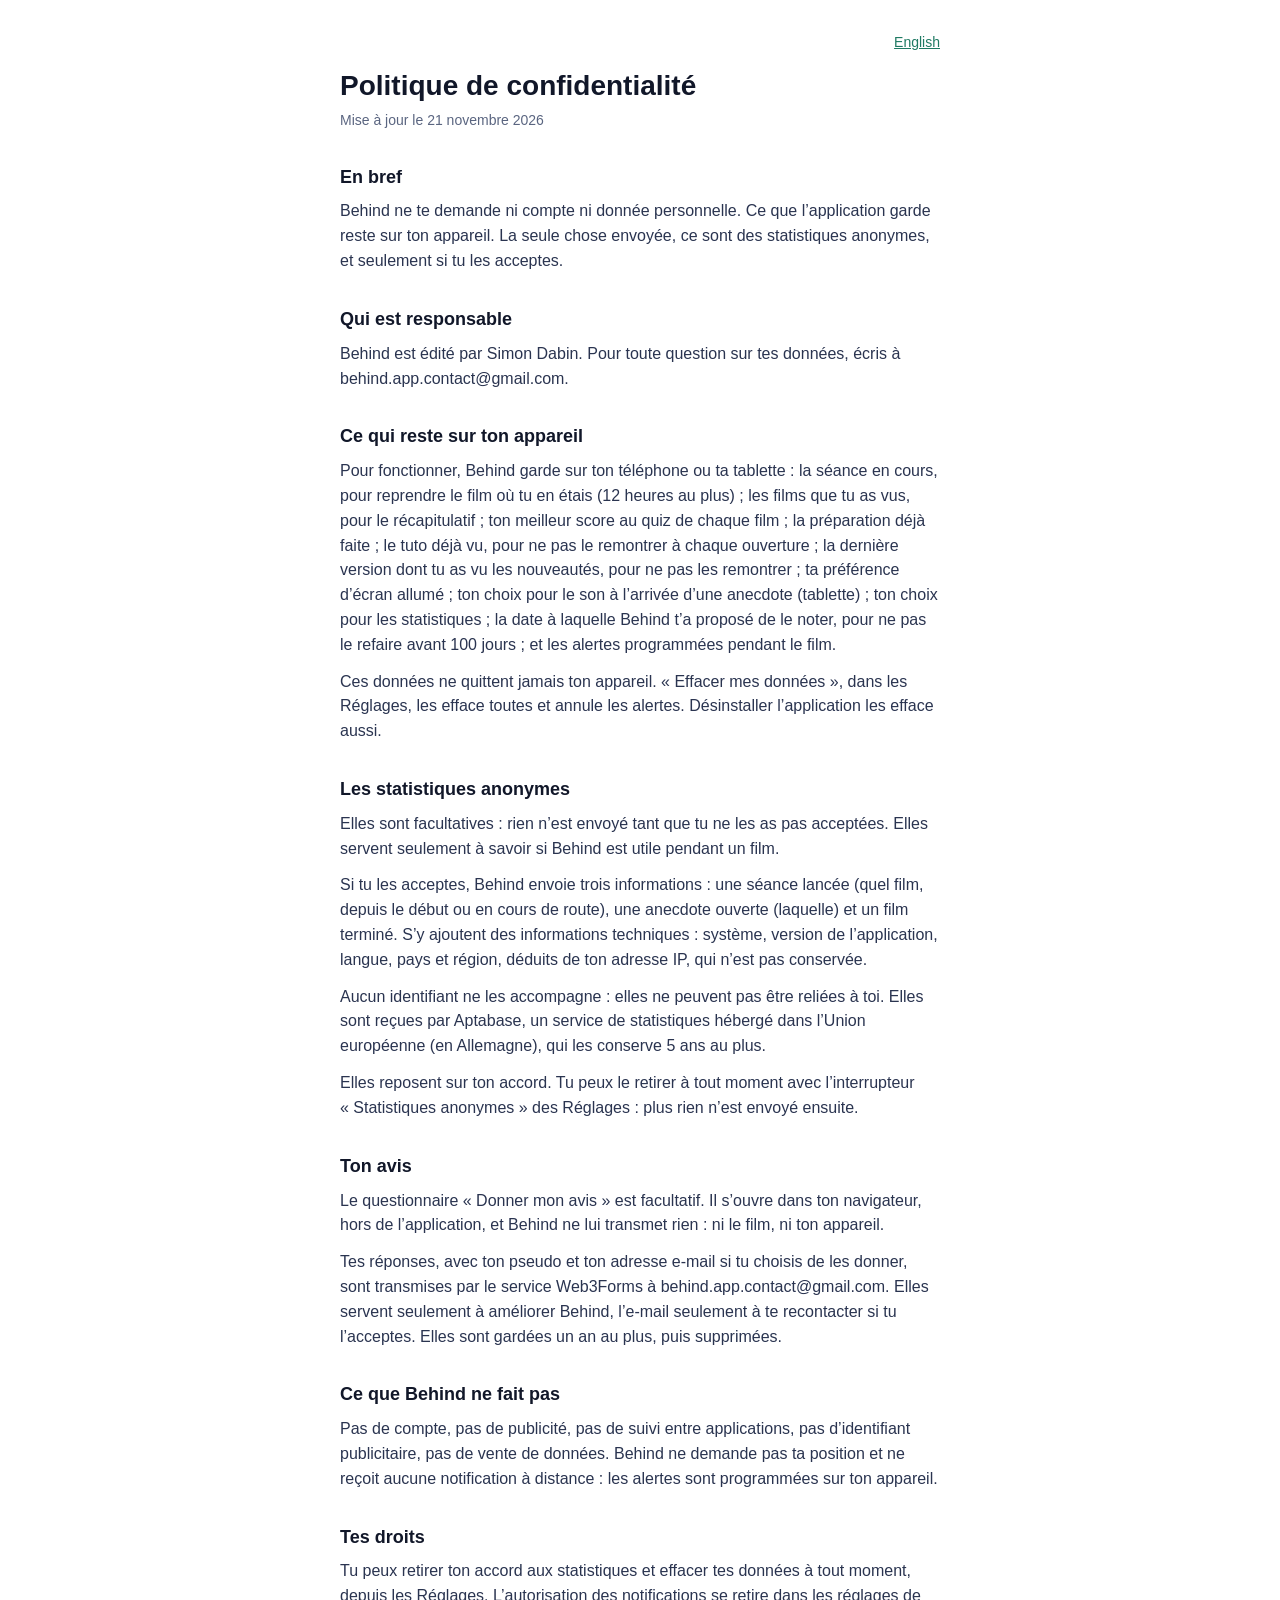
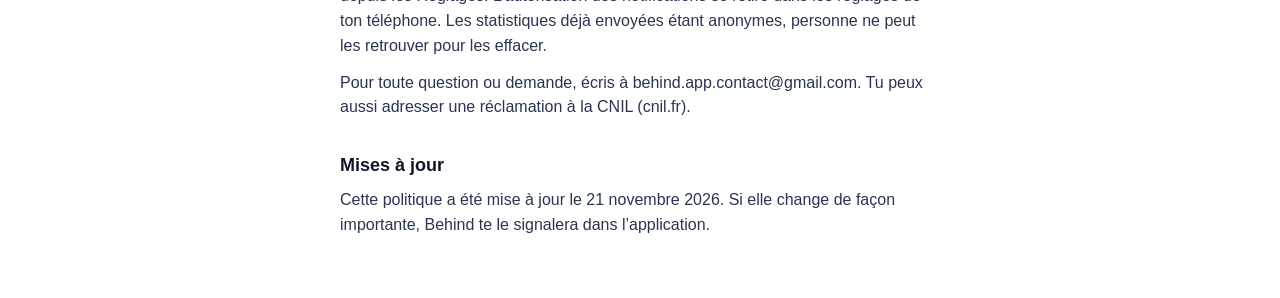
<file: index.html>
<!doctype html>
<html lang="fr">
<head>
<meta charset="utf-8">
<meta name="viewport" content="width=device-width, initial-scale=1">
<meta name="robots" content="noindex">
<title>Behind · Politique de confidentialité</title>
<style>
:root { color-scheme: light dark; --fond: #FFFFFF; --texte: #111729; --doux: #2A3450; --discret: #5A6580; --accent: #1F7A63; }
@media (prefers-color-scheme: dark) { :root { --fond: #070A16; --texte: #E6EAF2; --doux: #C9D0DE; --discret: #9EA8BE; --accent: #7FD8BE; } }
* { box-sizing: border-box; }
body { margin: 0; background: var(--fond); color: var(--doux); font: 16px/1.55 -apple-system, BlinkMacSystemFont, "Segoe UI", Roboto, sans-serif; }
main { max-width: 640px; margin: 0 auto; padding: 32px 20px 48px; }
nav { text-align: right; font-size: 14px; }
a { color: var(--accent); }
h1 { color: var(--texte); font-size: 28px; line-height: 1.15; margin: 16px 0 8px; }
h2 { color: var(--texte); font-size: 18px; margin: 32px 0 8px; }
p { margin: 0 0 12px; }
.date { color: var(--discret); font-size: 14px; }
</style>
</head>
<body>
<main>
<nav><a href="en/" hreflang="en">English</a></nav>
<h1>Politique de confidentialité</h1>
<p class="date">Mise à jour le 21 novembre 2026</p>
<h2>En bref</h2>
<p>Behind ne te demande ni compte ni donnée personnelle. Ce que l’application garde reste sur ton appareil. La seule chose envoyée, ce sont des statistiques anonymes, et seulement si tu les acceptes.</p>
<h2>Qui est responsable</h2>
<p>Behind est édité par Simon Dabin. Pour toute question sur tes données, écris à behind.app.contact@gmail.com.</p>
<h2>Ce qui reste sur ton appareil</h2>
<p>Pour fonctionner, Behind garde sur ton téléphone ou ta tablette : la séance en cours, pour reprendre le film où tu en étais (12 heures au plus) ; les films que tu as vus, pour le récapitulatif ; ton meilleur score au quiz de chaque film ; la préparation déjà faite ; le tuto déjà vu, pour ne pas le remontrer à chaque ouverture ; la dernière version dont tu as vu les nouveautés, pour ne pas les remontrer ; ta préférence d’écran allumé ; ton choix pour le son à l’arrivée d’une anecdote (tablette) ; ton choix pour les statistiques ; la date à laquelle Behind t’a proposé de le noter, pour ne pas le refaire avant 100 jours ; et les alertes programmées pendant le film.</p>
<p>Ces données ne quittent jamais ton appareil. « Effacer mes données », dans les Réglages, les efface toutes et annule les alertes. Désinstaller l’application les efface aussi.</p>
<h2>Les statistiques anonymes</h2>
<p>Elles sont facultatives : rien n’est envoyé tant que tu ne les as pas acceptées. Elles servent seulement à savoir si Behind est utile pendant un film.</p>
<p>Si tu les acceptes, Behind envoie trois informations : une séance lancée (quel film, depuis le début ou en cours de route), une anecdote ouverte (laquelle) et un film terminé. S’y ajoutent des informations techniques : système, version de l’application, langue, pays et région, déduits de ton adresse IP, qui n’est pas conservée.</p>
<p>Aucun identifiant ne les accompagne : elles ne peuvent pas être reliées à toi. Elles sont reçues par Aptabase, un service de statistiques hébergé dans l’Union européenne (en Allemagne), qui les conserve 5 ans au plus.</p>
<p>Elles reposent sur ton accord. Tu peux le retirer à tout moment avec l’interrupteur « Statistiques anonymes » des Réglages : plus rien n’est envoyé ensuite.</p>
<h2>Ton avis</h2>
<p>Le questionnaire « Donner mon avis » est facultatif. Il s’ouvre dans ton navigateur, hors de l’application, et Behind ne lui transmet rien : ni le film, ni ton appareil.</p>
<p>Tes réponses, avec ton pseudo et ton adresse e-mail si tu choisis de les donner, sont transmises par le service Web3Forms à behind.app.contact@gmail.com. Elles servent seulement à améliorer Behind, l’e-mail seulement à te recontacter si tu l’acceptes. Elles sont gardées un an au plus, puis supprimées.</p>
<h2>Ce que Behind ne fait pas</h2>
<p>Pas de compte, pas de publicité, pas de suivi entre applications, pas d’identifiant publicitaire, pas de vente de données. Behind ne demande pas ta position et ne reçoit aucune notification à distance : les alertes sont programmées sur ton appareil.</p>
<h2>Tes droits</h2>
<p>Tu peux retirer ton accord aux statistiques et effacer tes données à tout moment, depuis les Réglages. L’autorisation des notifications se retire dans les réglages de ton téléphone. Les statistiques déjà envoyées étant anonymes, personne ne peut les retrouver pour les effacer.</p>
<p>Pour toute question ou demande, écris à behind.app.contact@gmail.com. Tu peux aussi adresser une réclamation à la CNIL (cnil.fr).</p>
<h2>Mises à jour</h2>
<p>Cette politique a été mise à jour le 21 novembre 2026. Si elle change de façon importante, Behind te le signalera dans l’application.</p>
</main>
</body>
</html>
</file>
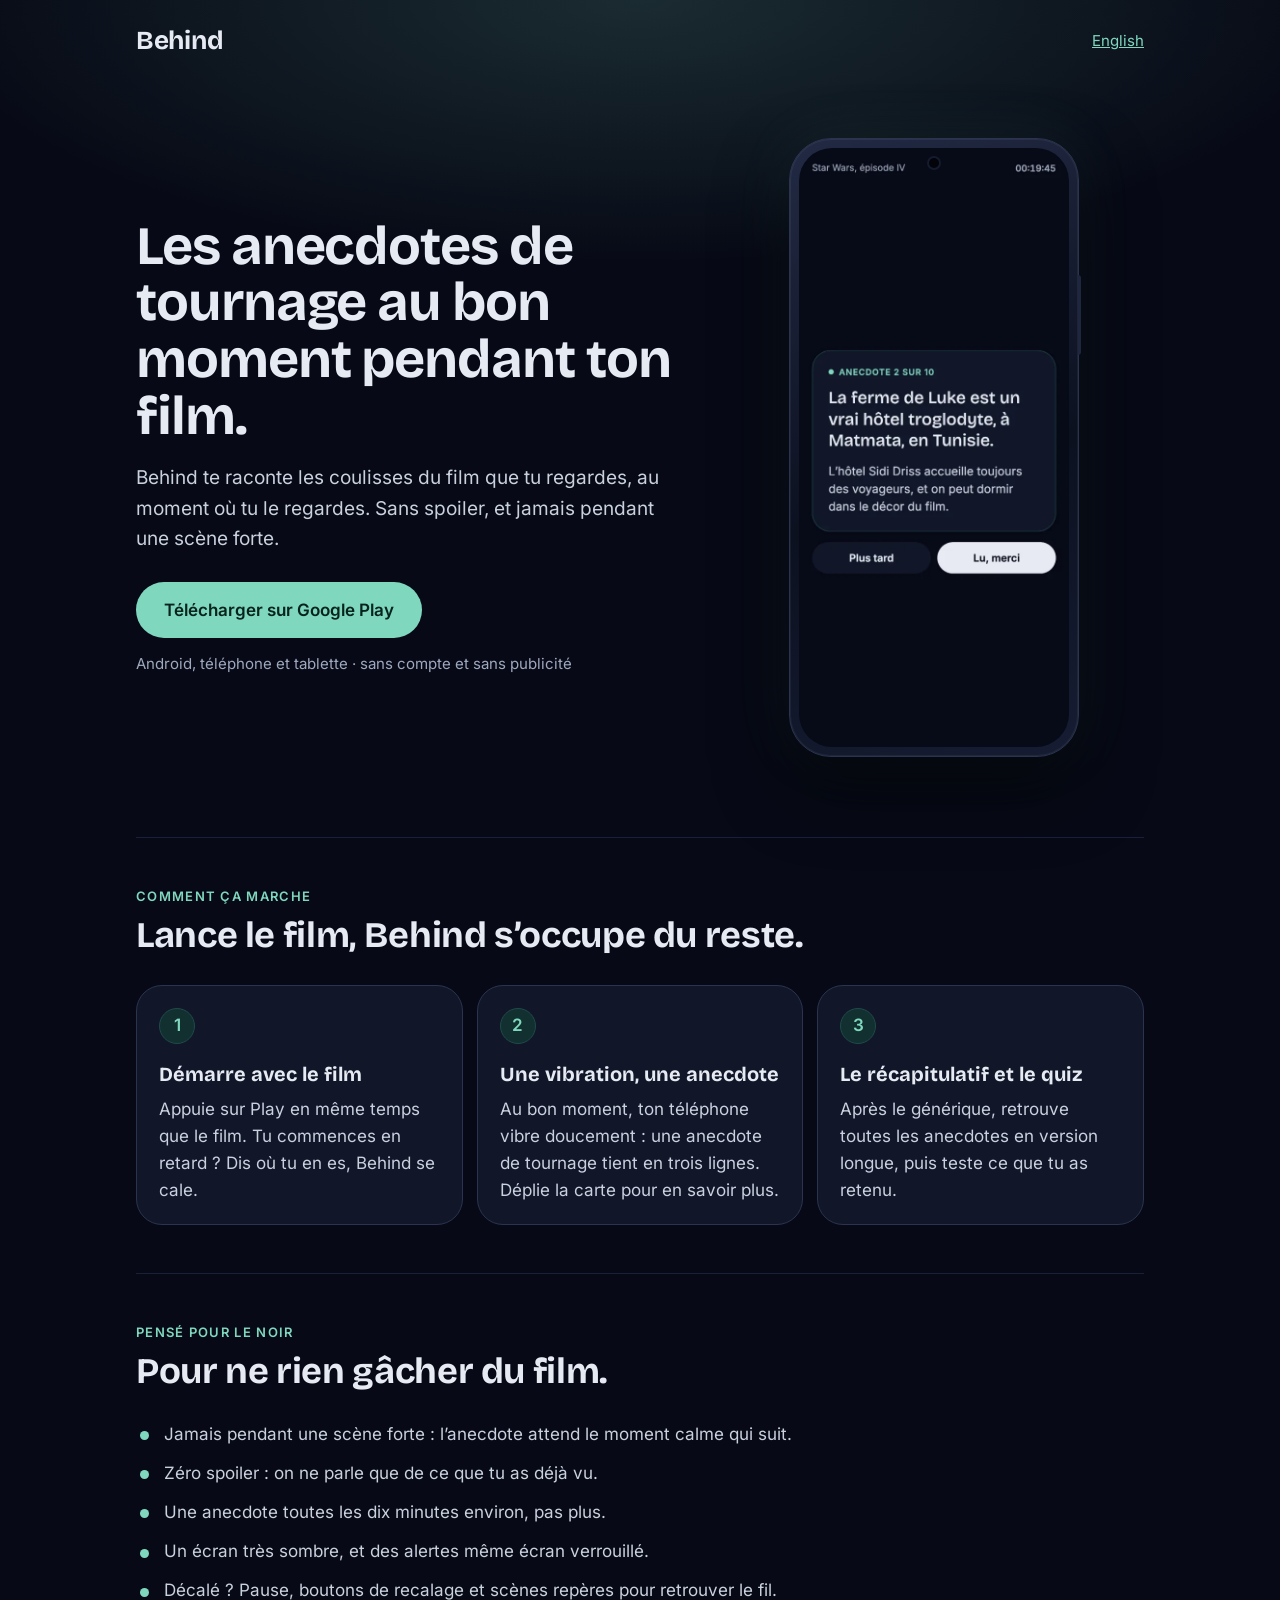
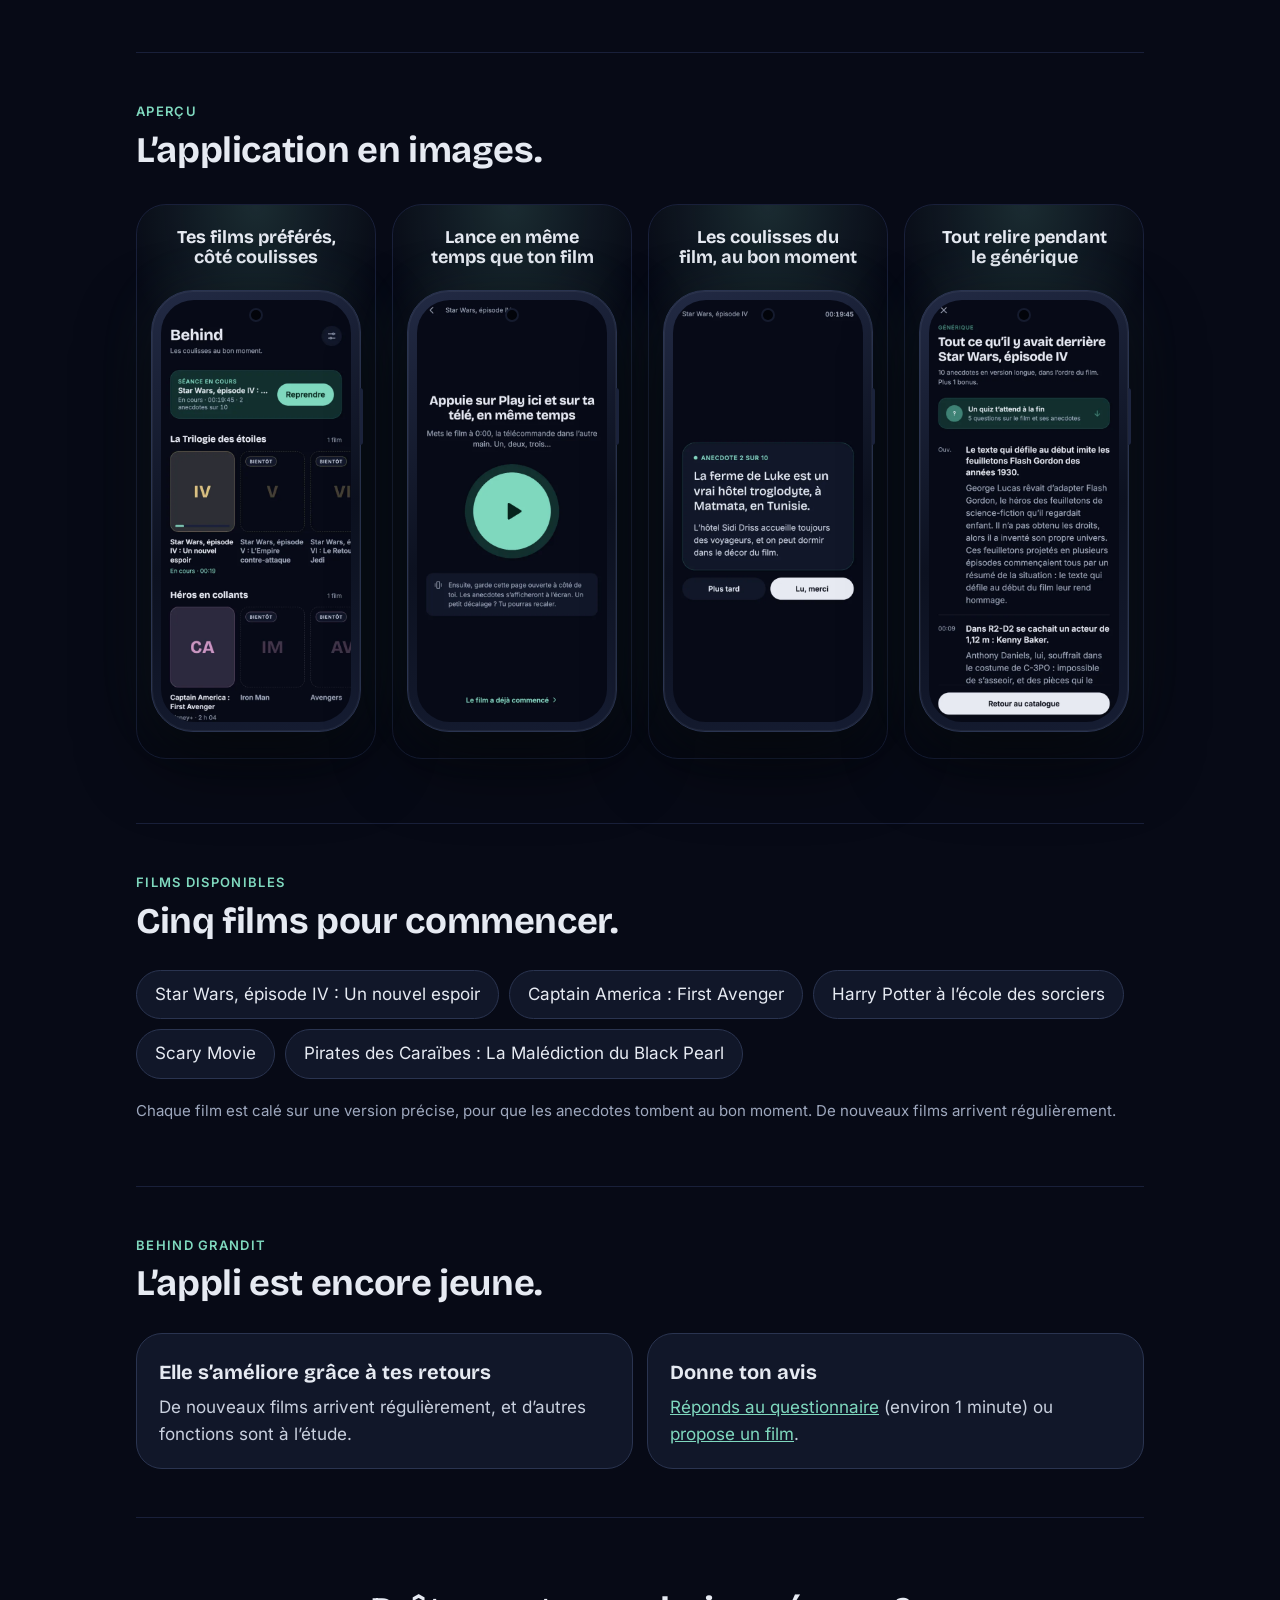
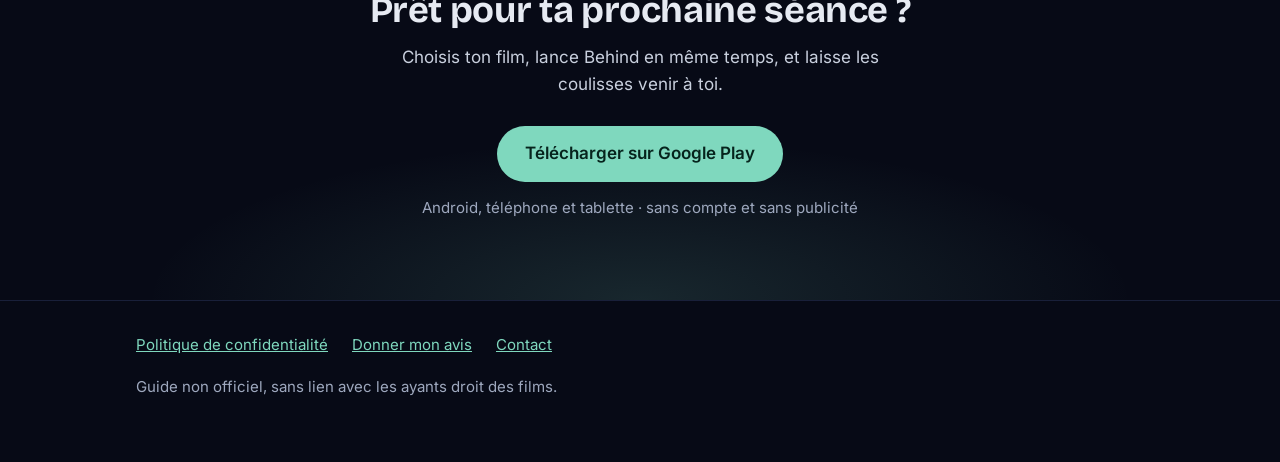
<file: app/index.html>
<!doctype html>
<html lang="fr">
<head>
<meta charset="utf-8">
<meta name="viewport" content="width=device-width, initial-scale=1">
<title>Behind · Les anecdotes de tournage au bon moment</title>
<meta name="description" content="Behind te raconte les coulisses du film que tu regardes, au moment où tu le regardes. Sur Android, téléphone et tablette.">
<link rel="alternate" hreflang="fr" href="https://frenchsimon.github.io/behind-legal/app/">
<link rel="alternate" hreflang="en" href="https://frenchsimon.github.io/behind-legal/app/en/">
<link rel="alternate" hreflang="x-default" href="https://frenchsimon.github.io/behind-legal/app/">
<link rel="icon" type="image/png" href="icone.png">
<link rel="stylesheet" href="style.css">
</head>
<body>
<div class="halo">
<header>
<div class="page">
<a class="marque" href="./">Behind</a>
<a class="langue" href="en/" hreflang="en">English</a>
</div>
</header>

<div class="page accroche">
<div>
<h1>Les anecdotes de tournage au bon moment pendant ton film.</h1>
<p>Behind te raconte les coulisses du film que tu regardes, au moment où tu le regardes. Sans spoiler, et jamais pendant une scène forte.</p>
<a class="bouton" href="https://play.google.com/store/apps/details?id=io.github.frenchsimon.behind" target="_blank" rel="noopener">Télécharger sur Google Play</a>
<span class="precision">Android, téléphone et tablette · sans compte et sans publicité</span>
</div>
<div class="mockup grand"><img src="ecrans/fr/seance-carte.webp" fetchpriority="high" width="560" height="1243" alt="Écran de séance de Behind : le chrono du film et une carte d’anecdote"></div>
</div>
</div>

<main class="page">

<section aria-labelledby="titre-fonctionnement">
<p class="etiquette">Comment ça marche</p>
<h2 id="titre-fonctionnement">Lance le film, Behind s’occupe du reste.</h2>
<div class="cartes trois">
<div class="carte">
<span class="numero">1</span>
<h3>Démarre avec le film</h3>
<p>Appuie sur Play en même temps que le film. Tu commences en retard ? Dis où tu en es, Behind se cale.</p>
</div>
<div class="carte">
<span class="numero">2</span>
<h3>Une vibration, une anecdote</h3>
<p>Au bon moment, ton téléphone vibre doucement : une anecdote de tournage tient en trois lignes. Déplie la carte pour en savoir plus.</p>
</div>
<div class="carte">
<span class="numero">3</span>
<h3>Le récapitulatif et le quiz</h3>
<p>Après le générique, retrouve toutes les anecdotes en version longue, puis teste ce que tu as retenu.</p>
</div>
</div>
</section>

<section aria-labelledby="titre-respect">
<p class="etiquette">Pensé pour le noir</p>
<h2 id="titre-respect">Pour ne rien gâcher du film.</h2>
<ul class="liste">
<li>Jamais pendant une scène forte : l’anecdote attend le moment calme qui suit.</li>
<li>Zéro spoiler : on ne parle que de ce que tu as déjà vu.</li>
<li>Une anecdote toutes les dix minutes environ, pas plus.</li>
<li>Un écran très sombre, et des alertes même écran verrouillé.</li>
<li>Décalé ? Pause, boutons de recalage et scènes repères pour retrouver le fil.</li>
</ul>
</section>

<section aria-labelledby="titre-captures">
<p class="etiquette">Aperçu</p>
<h2 id="titre-captures">L’application en images.</h2>
<div class="captures">
<figure class="ecran"><figcaption>Tes films préférés, côté coulisses</figcaption><div class="mockup"><img src="ecrans/fr/catalogue.webp" width="560" height="1243" loading="lazy" alt="Catalogue des films de Behind"></div></figure>
<figure class="ecran"><figcaption>Lance en même temps que ton film</figcaption><div class="mockup"><img src="ecrans/fr/lancement.webp" width="560" height="1243" loading="lazy" alt="Écran de lancement synchronisé avec le film"></div></figure>
<figure class="ecran"><figcaption>Les coulisses du film, au bon moment</figcaption><div class="mockup"><img src="ecrans/fr/seance-carte.webp" width="560" height="1243" loading="lazy" alt="Carte d’anecdote pendant la séance"></div></figure>
<figure class="ecran"><figcaption>Tout relire pendant le générique</figcaption><div class="mockup"><img src="ecrans/fr/generique.webp" width="560" height="1243" loading="lazy" alt="Récapitulatif de fin de film"></div></figure>
</div>
</section>

<section aria-labelledby="titre-films">
<p class="etiquette">Films disponibles</p>
<h2 id="titre-films">Cinq films pour commencer.</h2>
<ul class="films">
<li>Star Wars, épisode IV : Un nouvel espoir</li>
<li>Captain America : First Avenger</li>
<li>Harry Potter à l’école des sorciers</li>
<li>Scary Movie</li>
<li>Pirates des Caraïbes : La Malédiction du Black Pearl</li>
</ul>
<p class="note">Chaque film est calé sur une version précise, pour que les anecdotes tombent au bon moment. De nouveaux films arrivent régulièrement.</p>
</section>

<section aria-labelledby="titre-grandit">
<p class="etiquette">Behind grandit</p>
<h2 id="titre-grandit">L’appli est encore jeune.</h2>
<div class="cartes deux">
<div class="carte">
<h3>Elle s’améliore grâce à tes retours</h3>
<p>De nouveaux films arrivent régulièrement, et d’autres fonctions sont à l’étude.</p>
</div>
<div class="carte">
<h3>Donne ton avis</h3>
<p><a href="../retours/">Réponds au questionnaire</a> (environ 1 minute) ou <a href="mailto:behind.app.contact@gmail.com?subject=Proposer%20un%20film%20pour%20Behind">propose un film</a>.</p>
</div>
</div>
</section>
<section class="final" aria-labelledby="titre-final">
<h2 id="titre-final">Prêt pour ta prochaine séance ?</h2>
<p>Choisis ton film, lance Behind en même temps, et laisse les coulisses venir à toi.</p>
<a class="bouton" href="https://play.google.com/store/apps/details?id=io.github.frenchsimon.behind" target="_blank" rel="noopener">Télécharger sur Google Play</a>
<span class="precision">Android, téléphone et tablette · sans compte et sans publicité</span>
</section>
</main>

<footer>
<div class="page">
<ul>
<li><a href="../">Politique de confidentialité</a></li>
<li><a href="../retours/">Donner mon avis</a></li>
<li><a href="mailto:behind.app.contact@gmail.com">Contact</a></li>
</ul>
<p>Guide non officiel, sans lien avec les ayants droit des films.</p>
</div>
</footer>
</body>
</html>
</file>
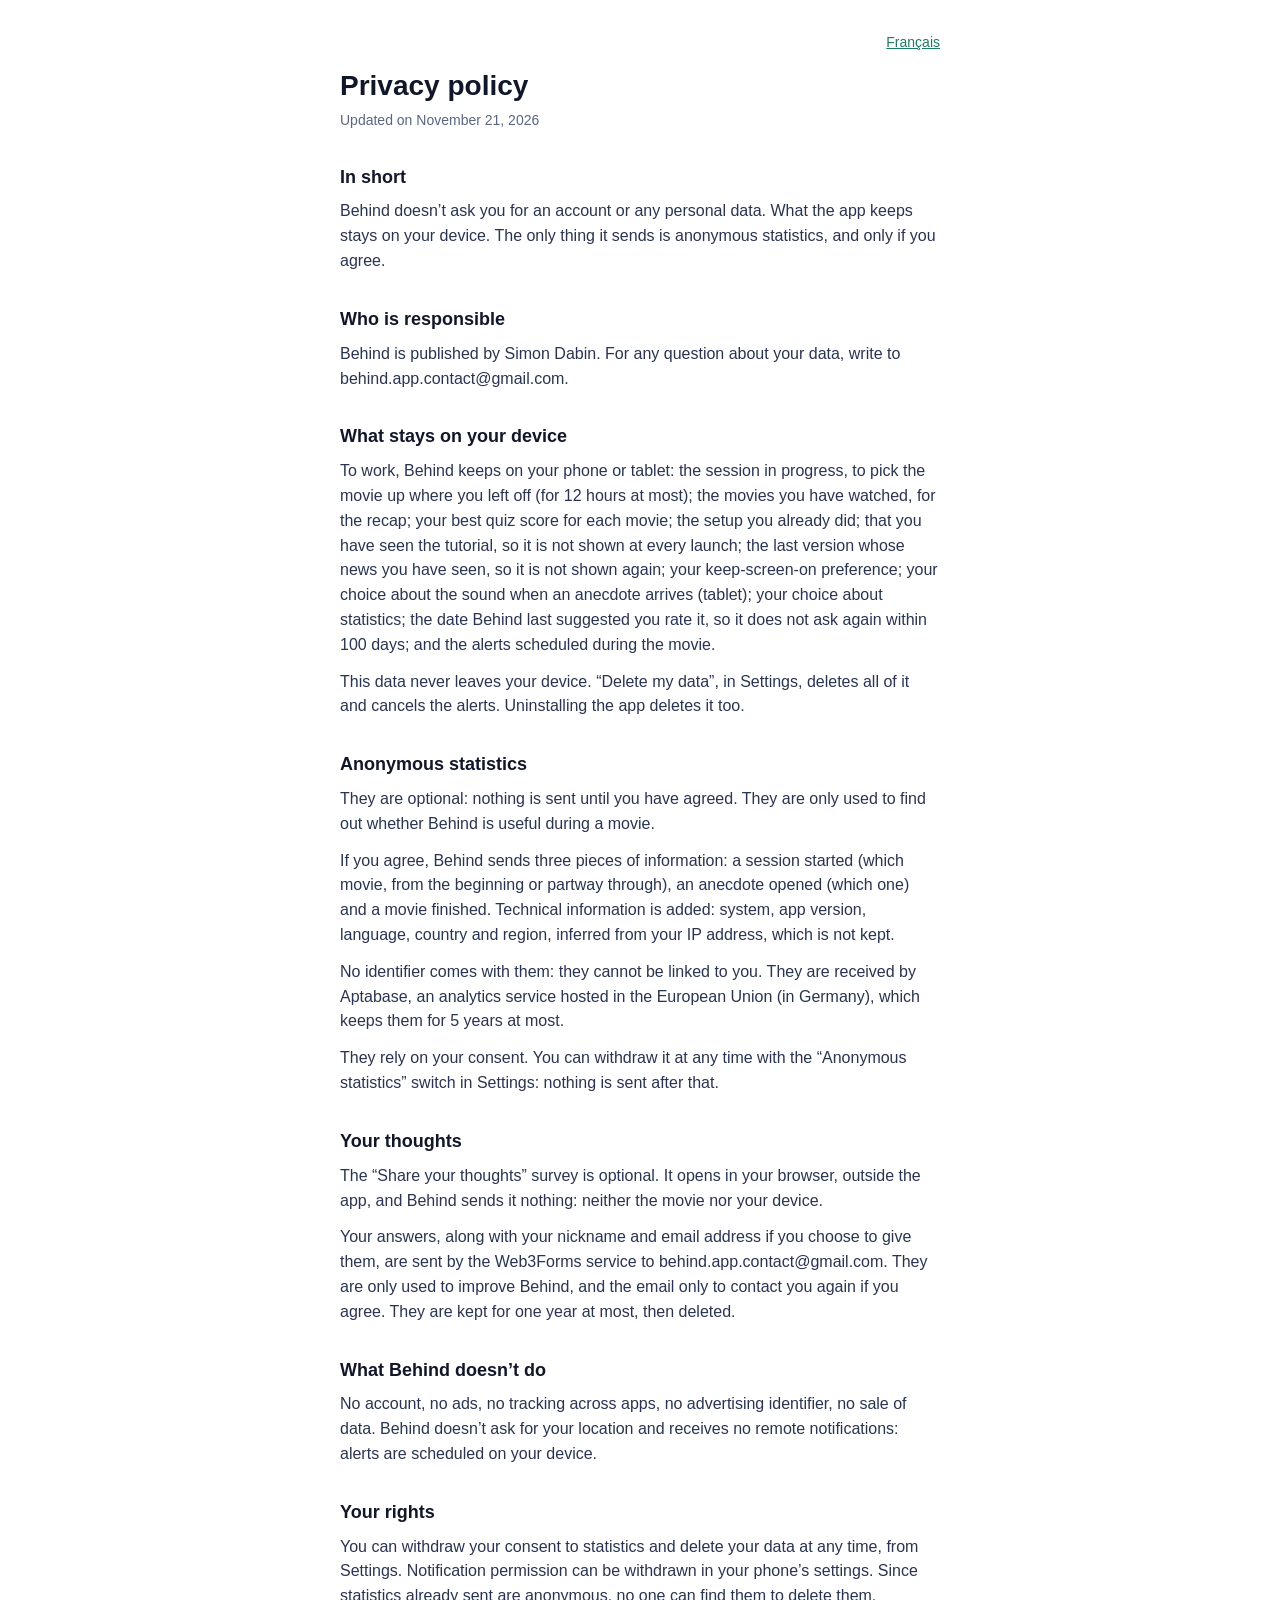
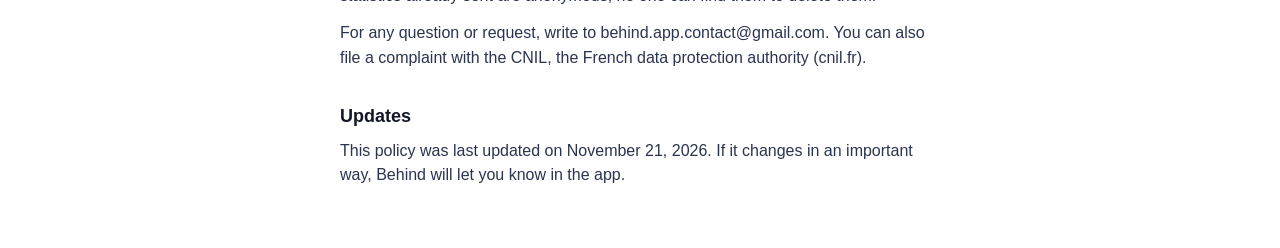
<file: en/index.html>
<!doctype html>
<html lang="en">
<head>
<meta charset="utf-8">
<meta name="viewport" content="width=device-width, initial-scale=1">
<meta name="robots" content="noindex">
<title>Behind · Privacy policy</title>
<style>
:root { color-scheme: light dark; --fond: #FFFFFF; --texte: #111729; --doux: #2A3450; --discret: #5A6580; --accent: #1F7A63; }
@media (prefers-color-scheme: dark) { :root { --fond: #070A16; --texte: #E6EAF2; --doux: #C9D0DE; --discret: #9EA8BE; --accent: #7FD8BE; } }
* { box-sizing: border-box; }
body { margin: 0; background: var(--fond); color: var(--doux); font: 16px/1.55 -apple-system, BlinkMacSystemFont, "Segoe UI", Roboto, sans-serif; }
main { max-width: 640px; margin: 0 auto; padding: 32px 20px 48px; }
nav { text-align: right; font-size: 14px; }
a { color: var(--accent); }
h1 { color: var(--texte); font-size: 28px; line-height: 1.15; margin: 16px 0 8px; }
h2 { color: var(--texte); font-size: 18px; margin: 32px 0 8px; }
p { margin: 0 0 12px; }
.date { color: var(--discret); font-size: 14px; }
</style>
</head>
<body>
<main>
<nav><a href="../" hreflang="fr">Français</a></nav>
<h1>Privacy policy</h1>
<p class="date">Updated on November 21, 2026</p>
<h2>In short</h2>
<p>Behind doesn’t ask you for an account or any personal data. What the app keeps stays on your device. The only thing it sends is anonymous statistics, and only if you agree.</p>
<h2>Who is responsible</h2>
<p>Behind is published by Simon Dabin. For any question about your data, write to behind.app.contact@gmail.com.</p>
<h2>What stays on your device</h2>
<p>To work, Behind keeps on your phone or tablet: the session in progress, to pick the movie up where you left off (for 12 hours at most); the movies you have watched, for the recap; your best quiz score for each movie; the setup you already did; that you have seen the tutorial, so it is not shown at every launch; the last version whose news you have seen, so it is not shown again; your keep-screen-on preference; your choice about the sound when an anecdote arrives (tablet); your choice about statistics; the date Behind last suggested you rate it, so it does not ask again within 100 days; and the alerts scheduled during the movie.</p>
<p>This data never leaves your device. “Delete my data”, in Settings, deletes all of it and cancels the alerts. Uninstalling the app deletes it too.</p>
<h2>Anonymous statistics</h2>
<p>They are optional: nothing is sent until you have agreed. They are only used to find out whether Behind is useful during a movie.</p>
<p>If you agree, Behind sends three pieces of information: a session started (which movie, from the beginning or partway through), an anecdote opened (which one) and a movie finished. Technical information is added: system, app version, language, country and region, inferred from your IP address, which is not kept.</p>
<p>No identifier comes with them: they cannot be linked to you. They are received by Aptabase, an analytics service hosted in the European Union (in Germany), which keeps them for 5 years at most.</p>
<p>They rely on your consent. You can withdraw it at any time with the “Anonymous statistics” switch in Settings: nothing is sent after that.</p>
<h2>Your thoughts</h2>
<p>The “Share your thoughts” survey is optional. It opens in your browser, outside the app, and Behind sends it nothing: neither the movie nor your device.</p>
<p>Your answers, along with your nickname and email address if you choose to give them, are sent by the Web3Forms service to behind.app.contact@gmail.com. They are only used to improve Behind, and the email only to contact you again if you agree. They are kept for one year at most, then deleted.</p>
<h2>What Behind doesn’t do</h2>
<p>No account, no ads, no tracking across apps, no advertising identifier, no sale of data. Behind doesn’t ask for your location and receives no remote notifications: alerts are scheduled on your device.</p>
<h2>Your rights</h2>
<p>You can withdraw your consent to statistics and delete your data at any time, from Settings. Notification permission can be withdrawn in your phone’s settings. Since statistics already sent are anonymous, no one can find them to delete them.</p>
<p>For any question or request, write to behind.app.contact@gmail.com. You can also file a complaint with the CNIL, the French data protection authority (cnil.fr).</p>
<h2>Updates</h2>
<p>This policy was last updated on November 21, 2026. If it changes in an important way, Behind will let you know in the app.</p>
</main>
</body>
</html>
</file>
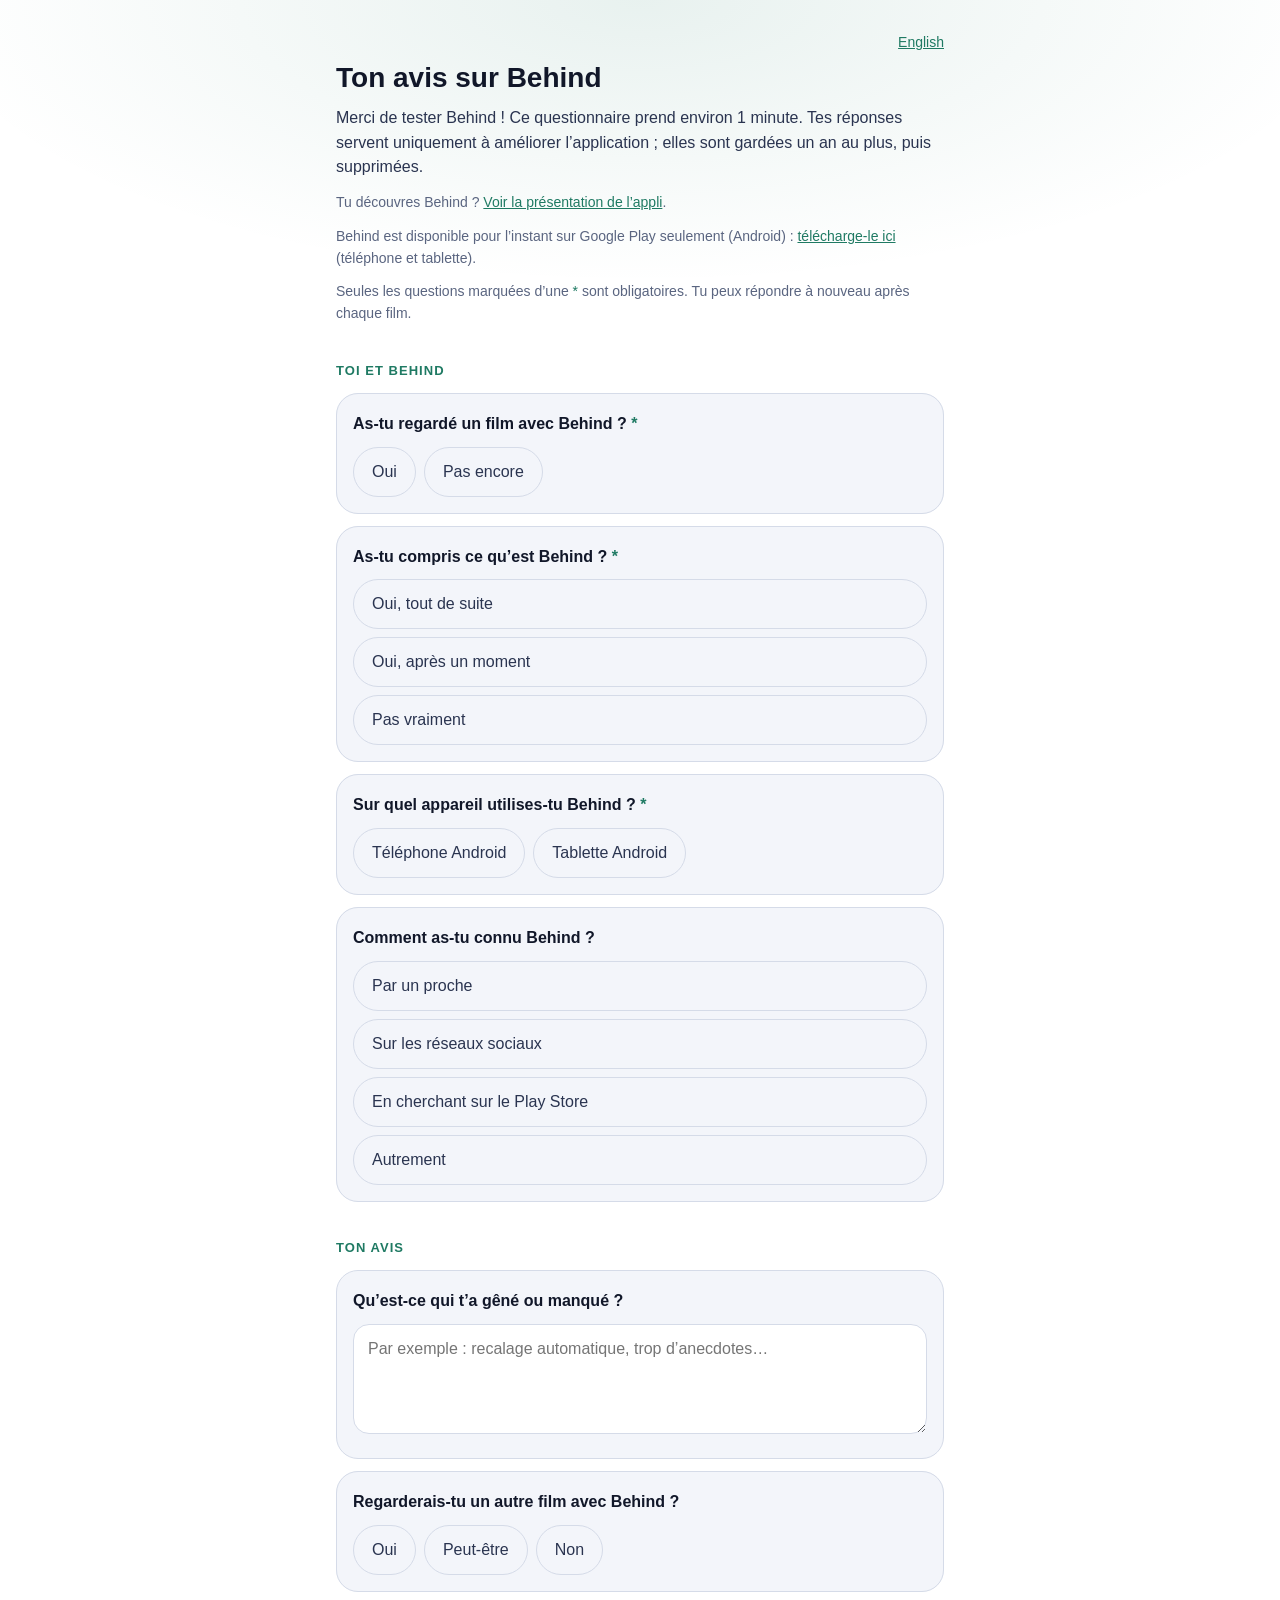
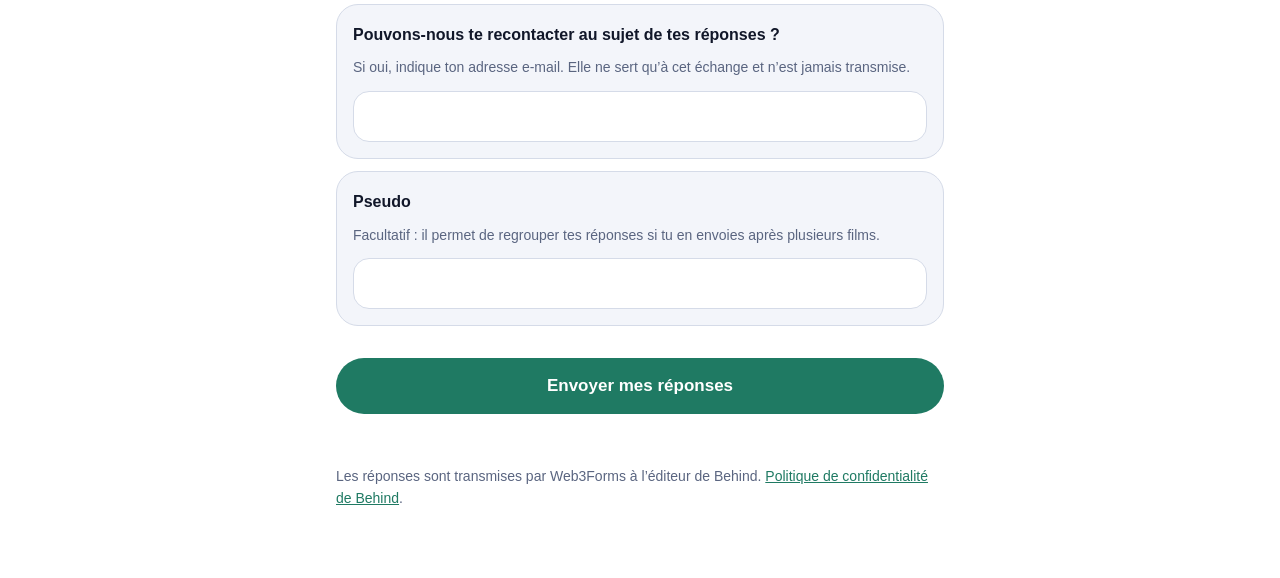
<file: retours/index.html>
<!doctype html>
<html lang="fr">
<head>
<meta charset="utf-8">
<meta name="viewport" content="width=device-width, initial-scale=1">
<meta name="robots" content="noindex">
<title>Behind · Ton avis</title>
<meta name="description" content="Questionnaire d’une minute pour donner ton avis sur Behind, que tu aies regardé un film ou non.">
<link rel="icon" type="image/png" href="../app/icone.png">
<style>
/* Couleurs « Nuit bleue » (src/theme/tokens.ts), comme la page de la politique.
   Police système : aucune requête vers un tiers, sauf l'envoi des réponses. */
:root { color-scheme: dark light; --fond: #070A16; --surface: #10162A; --bord: #222B45; --texte: #E6EAF2; --doux: #C9D0DE; --discret: #9EA8BE; --accent: #7FD8BE; --sur-accent: #070A16; --erreur: #FF9B9B; --halo: rgba(127, 216, 190, .16); }
@media (prefers-color-scheme: light) { :root { --fond: #FFFFFF; --surface: #F3F5FA; --bord: #D5DBE8; --texte: #111729; --doux: #2A3450; --discret: #5A6580; --accent: #1F7A63; --sur-accent: #FFFFFF; --erreur: #B42318; --halo: rgba(31, 122, 99, .10); } }
* { box-sizing: border-box; }
/* Halo menthe en haut, comme sur la page de présentation et les captures des stores. */
body { margin: 0; background: radial-gradient(ellipse 80% 45% at 50% 0%, var(--halo), transparent 70%) top / 100% 900px no-repeat, var(--fond); color: var(--doux); font: 16px/1.55 -apple-system, BlinkMacSystemFont, "Segoe UI", Roboto, sans-serif; }
main { max-width: 640px; margin: 0 auto; padding: 32px 16px 56px; }
nav { text-align: right; font-size: 14px; }
h1 { color: var(--texte); font-size: 28px; line-height: 1.15; margin: 8px 0 12px; }
h2 { color: var(--accent); font-size: 13px; letter-spacing: .08em; text-transform: uppercase; margin: 36px 0 4px; }
p { margin: 0 0 12px; }
a { color: var(--accent); }
.note { color: var(--discret); font-size: 14px; }
fieldset, .champ { border: 1px solid var(--bord); background: var(--surface); border-radius: 22px; padding: 18px 16px 16px; margin: 12px 0 0; min-width: 0; }
legend, label.titre { color: var(--texte); font-weight: 600; padding: 0; display: block; margin-bottom: 10px; }
legend { float: left; width: 100%; }
legend + * { clear: both; }
.obligatoire { color: var(--accent); }
.choix { display: flex; flex-wrap: wrap; gap: 8px; }
.choix label { position: relative; }
.choix input { position: absolute; opacity: 0; inset: 0; margin: 0; cursor: pointer; }
.choix span { display: inline-block; min-height: 48px; padding: 12px 18px; border: 1px solid var(--bord); border-radius: 999px; color: var(--doux); line-height: 1.5; }
.choix input:checked + span { background: var(--accent); border-color: var(--accent); color: var(--sur-accent); font-weight: 600; }
.choix input:focus-visible + span, input[type=text]:focus-visible, input[type=email]:focus-visible, textarea:focus-visible, button:focus-visible { outline: 3px solid var(--accent); outline-offset: 2px; }
.colonne { flex-direction: column; }
.colonne span { width: 100%; }
.echelle span { min-width: 52px; text-align: center; padding: 12px 0; }
.bornes { display: flex; justify-content: space-between; color: var(--discret); font-size: 13px; margin-top: 6px; max-width: 300px; }
input[type=text], input[type=email], textarea { width: 100%; font: inherit; color: var(--texte); background: var(--fond); border: 1px solid var(--bord); border-radius: 16px; padding: 12px 14px; }
textarea { min-height: 110px; resize: vertical; }
.piege { position: absolute; left: -9999px; }
button { width: 100%; min-height: 56px; margin-top: 32px; font: inherit; font-weight: 700; font-size: 17px; color: var(--sur-accent); background: var(--accent); border: 0; border-radius: 999px; cursor: pointer; }
button:disabled { opacity: .5; cursor: default; }
#etat { margin-top: 16px; min-height: 1.5em; }
#etat.erreur { color: var(--erreur); }
#merci h1 { margin-top: 48px; }
</style>
</head>
<body>
<main>
<nav><a href="en/" hreflang="en">English</a></nav>
<section id="formulaire-bloc">
<h1>Ton avis sur Behind</h1>
<p>Merci de tester Behind ! Ce questionnaire prend environ 1 minute. Tes réponses servent uniquement à améliorer l’application ; elles sont gardées un an au plus, puis supprimées.</p>
<p class="note">Tu découvres Behind ? <a href="../app/" target="_blank" rel="noopener">Voir la présentation de l’appli</a>.</p>
<p class="note">Behind est disponible pour l’instant sur Google Play seulement (Android) : <a href="https://play.google.com/store/apps/details?id=io.github.frenchsimon.behind" target="_blank" rel="noopener">télécharge-le ici</a> (téléphone et tablette).</p>
<p class="note">Seules les questions marquées d’une <span class="obligatoire">*</span> sont obligatoires. Tu peux répondre à nouveau après chaque film.</p>

<!-- Clé d'accès Web3Forms (publique par conception : elle ne permet que d'envoyer vers l'adresse de Behind). -->
<form id="formulaire" action="https://api.web3forms.com/submit" method="POST">
<input type="hidden" name="access_key" value="5dcaea1f-92cb-4874-be92-506f50f8ab8e">
<input type="hidden" name="subject" value="Behind · retour d’un testeur">
<input type="hidden" name="from_name" value="Formulaire Behind">
<input type="hidden" name="langue" value="fr">
<label class="piege" aria-hidden="true">Ne pas remplir <input type="checkbox" name="botcheck" tabindex="-1"></label>

<h2>Toi et Behind</h2>

<fieldset>
<legend>As-tu regardé un film avec Behind ?&nbsp;<span class="obligatoire">*</span></legend>
<div class="choix">
<label><input type="radio" name="film_regarde" value="Oui" required><span>Oui</span></label>
<label><input type="radio" name="film_regarde" value="Pas encore"><span>Pas encore</span></label>
</div>
</fieldset>

<fieldset>
<legend>As-tu compris ce qu’est Behind ?&nbsp;<span class="obligatoire">*</span></legend>
<div class="choix colonne">
<label><input type="radio" name="compris" value="Oui, tout de suite" required><span>Oui, tout de suite</span></label>
<label><input type="radio" name="compris" value="Oui, après un moment"><span>Oui, après un moment</span></label>
<label><input type="radio" name="compris" value="Pas vraiment"><span>Pas vraiment</span></label>
</div>
</fieldset>

<fieldset>
<legend>Sur quel appareil utilises-tu Behind ?&nbsp;<span class="obligatoire">*</span></legend>
<div class="choix">
<label><input type="radio" name="appareil" value="Téléphone Android" required><span>Téléphone Android</span></label>
<label><input type="radio" name="appareil" value="Tablette Android"><span>Tablette Android</span></label>
</div>
</fieldset>

<fieldset>
<legend>Comment as-tu connu Behind ?</legend>
<div class="choix colonne">
<label><input type="radio" name="connu_par" value="Un proche"><span>Par un proche</span></label>
<label><input type="radio" name="connu_par" value="Réseaux sociaux"><span>Sur les réseaux sociaux</span></label>
<label><input type="radio" name="connu_par" value="Play Store"><span>En cherchant sur le Play Store</span></label>
<label><input type="radio" name="connu_par" value="Autre"><span>Autrement</span></label>
</div>
</fieldset>

<div id="si-film">
<h2>La séance</h2>

<fieldset>
<legend>Quel film as-tu regardé ?&nbsp;<span class="obligatoire">*</span></legend>
<div class="choix colonne">
<label><input type="radio" name="film" value="Star Wars IV" required><span>Star Wars, épisode IV : Un nouvel espoir</span></label>
<label><input type="radio" name="film" value="Captain America"><span>Captain America : First Avenger</span></label>
<label><input type="radio" name="film" value="Harry Potter 1"><span>Harry Potter à l’école des sorciers</span></label>
<label><input type="radio" name="film" value="Scary Movie"><span>Scary Movie</span></label>
<label><input type="radio" name="film" value="Pirates des Caraïbes 1"><span>Pirates des Caraïbes : La Malédiction du Black Pearl</span></label>
</div>
</fieldset>

<fieldset>
<legend>Avec qui as-tu regardé le film ?</legend>
<div class="choix colonne">
<label><input type="radio" name="avec_qui" value="Seul"><span>Seul</span></label>
<label><input type="radio" name="avec_qui" value="À deux"><span>À deux</span></label>
<label><input type="radio" name="avec_qui" value="En famille avec des enfants"><span>En famille, avec des enfants</span></label>
<label><input type="radio" name="avec_qui" value="Entre amis"><span>Entre amis</span></label>
</div>
</fieldset>

<fieldset>
<legend>Connaissais-tu déjà ce film ?</legend>
<div class="choix colonne">
<label><input type="radio" name="deja_vu" value="Première fois"><span>Non, c’était la première fois</span></label>
<label><input type="radio" name="deja_vu" value="Déjà vu"><span>Oui, je l’avais déjà vu</span></label>
<label><input type="radio" name="deja_vu" value="Par cœur"><span>Oui, je le connais par cœur</span></label>
</div>
</fieldset>

<fieldset>
<legend>As-tu regardé le film jusqu’au bout avec Behind ?&nbsp;<span class="obligatoire">*</span></legend>
<div class="choix colonne">
<label><input type="radio" name="jusqu_au_bout" value="Oui, jusqu'au bout" required><span>Oui, jusqu’au bout</span></label>
<label><input type="radio" name="jusqu_au_bout" value="Arrêté en cours de route"><span>Non, j’ai arrêté en cours de route</span></label>
<label><input type="radio" name="jusqu_au_bout" value="Behind arrêté, film fini"><span>Non, j’ai arrêté Behind mais fini le film</span></label>
</div>
</fieldset>

<h2>Les alertes</h2>

<fieldset>
<legend>Les anecdotes sont-elles arrivées au bon moment ?&nbsp;<span class="obligatoire">*</span></legend>
<div class="choix colonne">
<label><input type="radio" name="bon_moment" value="Toujours" required><span>Oui, toujours</span></label>
<label><input type="radio" name="bon_moment" value="La plupart du temps"><span>La plupart du temps</span></label>
<label><input type="radio" name="bon_moment" value="Souvent en décalage"><span>Souvent en décalage avec le film</span></label>
<label><input type="radio" name="bon_moment" value="Aucune alerte reçue"><span>Je n’ai reçu aucune alerte</span></label>
</div>
</fieldset>

<fieldset>
<legend>Une alerte t’a-t-elle dérangé pendant une scène importante ?</legend>
<div class="choix">
<label><input type="radio" name="scene_importante" value="Non"><span>Non</span></label>
<label><input type="radio" name="scene_importante" value="Une fois"><span>Oui, une fois</span></label>
<label><input type="radio" name="scene_importante" value="Plusieurs fois"><span>Oui, plusieurs fois</span></label>
</div>
</fieldset>

<fieldset>
<legend>As-tu dû recaler le chrono pendant le film ?</legend>
<div class="choix colonne">
<label><input type="checkbox" name="recalage" value="Pas nécessaire"><span>Non, ce n’était pas nécessaire</span></label>
<label><input type="checkbox" name="recalage" value="Boutons de recalage"><span>Oui, avec les boutons de recalage</span></label>
<label><input type="checkbox" name="recalage" value="Scène repère"><span>Oui, avec une scène repère</span></label>
<label><input type="checkbox" name="recalage" value="Pas trouvé comment"><span>J’aurais voulu, mais je n’ai pas trouvé comment</span></label>
</div>
</fieldset>

<h2>Les anecdotes</h2>

<fieldset>
<legend>Dans l’ensemble, les anecdotes t’ont-elles plu ?&nbsp;<span class="obligatoire">*</span></legend>
<div class="choix echelle">
<label><input type="radio" name="note_anecdotes" value="1" required aria-label="1 sur 5, pas du tout"><span>1</span></label>
<label><input type="radio" name="note_anecdotes" value="2" aria-label="2 sur 5"><span>2</span></label>
<label><input type="radio" name="note_anecdotes" value="3" aria-label="3 sur 5"><span>3</span></label>
<label><input type="radio" name="note_anecdotes" value="4" aria-label="4 sur 5"><span>4</span></label>
<label><input type="radio" name="note_anecdotes" value="5" aria-label="5 sur 5, beaucoup"><span>5</span></label>
</div>
<div class="bornes" aria-hidden="true"><span>Pas du tout</span><span>Beaucoup</span></div>
</fieldset>

</div>

<h2>Ton avis</h2>

<div class="champ">
<label class="titre" for="gene">Qu’est-ce qui t’a gêné ou manqué ?</label>
<textarea id="gene" name="gene" maxlength="2000" placeholder="Par exemple : recalage automatique, trop d’anecdotes…"></textarea>
</div>

<fieldset>
<legend id="autre-film" data-sans-film="Regarderais-tu un film avec Behind ?">Regarderais-tu un autre film avec Behind ?</legend>
<div class="choix">
<label><input type="radio" name="autre_film" value="Oui"><span>Oui</span></label>
<label><input type="radio" name="autre_film" value="Peut-être"><span>Peut-être</span></label>
<label><input type="radio" name="autre_film" value="Non"><span>Non</span></label>
</div>
</fieldset>

<div class="champ">
<label class="titre" for="email">Pouvons-nous te recontacter au sujet de tes réponses ?</label>
<p class="note">Si oui, indique ton adresse e-mail. Elle ne sert qu’à cet échange et n’est jamais transmise.</p>
<input type="email" id="email" name="email" maxlength="120" autocomplete="email">
</div>

<div class="champ">
<label class="titre" for="pseudo">Pseudo</label>
<p class="note">Facultatif : il permet de regrouper tes réponses si tu en envoies après plusieurs films.</p>
<input type="text" id="pseudo" name="pseudo" maxlength="40">
</div>

<button type="submit" id="envoyer">Envoyer mes réponses</button>
<p id="etat" role="status" aria-live="polite"></p>
<p class="note">Les réponses sont transmises par Web3Forms à l’éditeur de Behind. <a href="../">Politique de confidentialité de Behind</a>.</p>
</form>
</section>

<section id="merci" hidden>
<h1>Merci beaucoup !</h1>
<p>Tes retours nous aident vraiment à faire grandir Behind. Tu peux remplir ce formulaire après chaque film.</p>
</section>
</main>

<script>
(function () {
  var formulaire = document.getElementById('formulaire');
  var bouton = document.getElementById('envoyer');
  var etat = document.getElementById('etat');
  var CONTACT = 'behind.app.contact@gmail.com';

  function erreur(texte) {
    etat.className = 'erreur';
    etat.textContent = texte;
    bouton.disabled = false;
  }

  if (!/^[0-9a-f-]{36}$/i.test(formulaire.elements.access_key.value)) {
    bouton.disabled = true;
    etat.textContent = 'Formulaire pas encore ouvert : reviens bientôt.';
    return;
  }

  // Les questions sur la séance ne s'affichent qu'à qui a regardé un film ;
  // masquées, elles sont désactivées : ni obligatoires, ni envoyées.
  var siFilm = document.getElementById('si-film');
  var autreFilm = document.getElementById('autre-film');
  var texteAutreFilm = autreFilm.textContent;
  function majFilm() {
    var choix = formulaire.querySelector('input[name="film_regarde"]:checked');
    var film = !!choix && choix.value === 'Oui';
    siFilm.hidden = !film;
    siFilm.querySelectorAll('input, textarea').forEach(function (champ) { champ.disabled = !film; });
    autreFilm.textContent = choix && !film ? autreFilm.getAttribute('data-sans-film') : texteAutreFilm;
  }
  formulaire.querySelectorAll('input[name="film_regarde"]').forEach(function (champ) {
    champ.addEventListener('change', majFilm);
  });
  majFilm();

  formulaire.addEventListener('submit', function (evenement) {
    evenement.preventDefault();
    if (formulaire.elements.botcheck.checked) return;
    bouton.disabled = true;
    etat.className = '';
    etat.textContent = 'Envoi…';

    // Les cases à cocher de même nom sont réunies en une seule réponse.
    var reponses = {};
    new FormData(formulaire).forEach(function (valeur, nom) {
      if (!String(valeur).trim()) return;
      reponses[nom] = reponses[nom] ? reponses[nom] + ', ' + valeur : String(valeur);
    });

    fetch(formulaire.action, {
      method: 'POST',
      headers: { 'Content-Type': 'application/json', Accept: 'application/json' },
      body: JSON.stringify(reponses),
    }).then(function (reponse) {
      return reponse.json().then(function (corps) {
        if (!reponse.ok || !corps.success) throw new Error(String(reponse.status));
      });
    }).then(function () {
      document.getElementById('formulaire-bloc').hidden = true;
      document.getElementById('merci').hidden = false;
      window.scrollTo(0, 0);
    }).catch(function () {
      erreur('L’envoi n’a pas abouti. Réessaie dans un instant, ou écris-nous à ' + CONTACT + '.');
    });
  });
})();
</script>
</body>
</html>
</file>
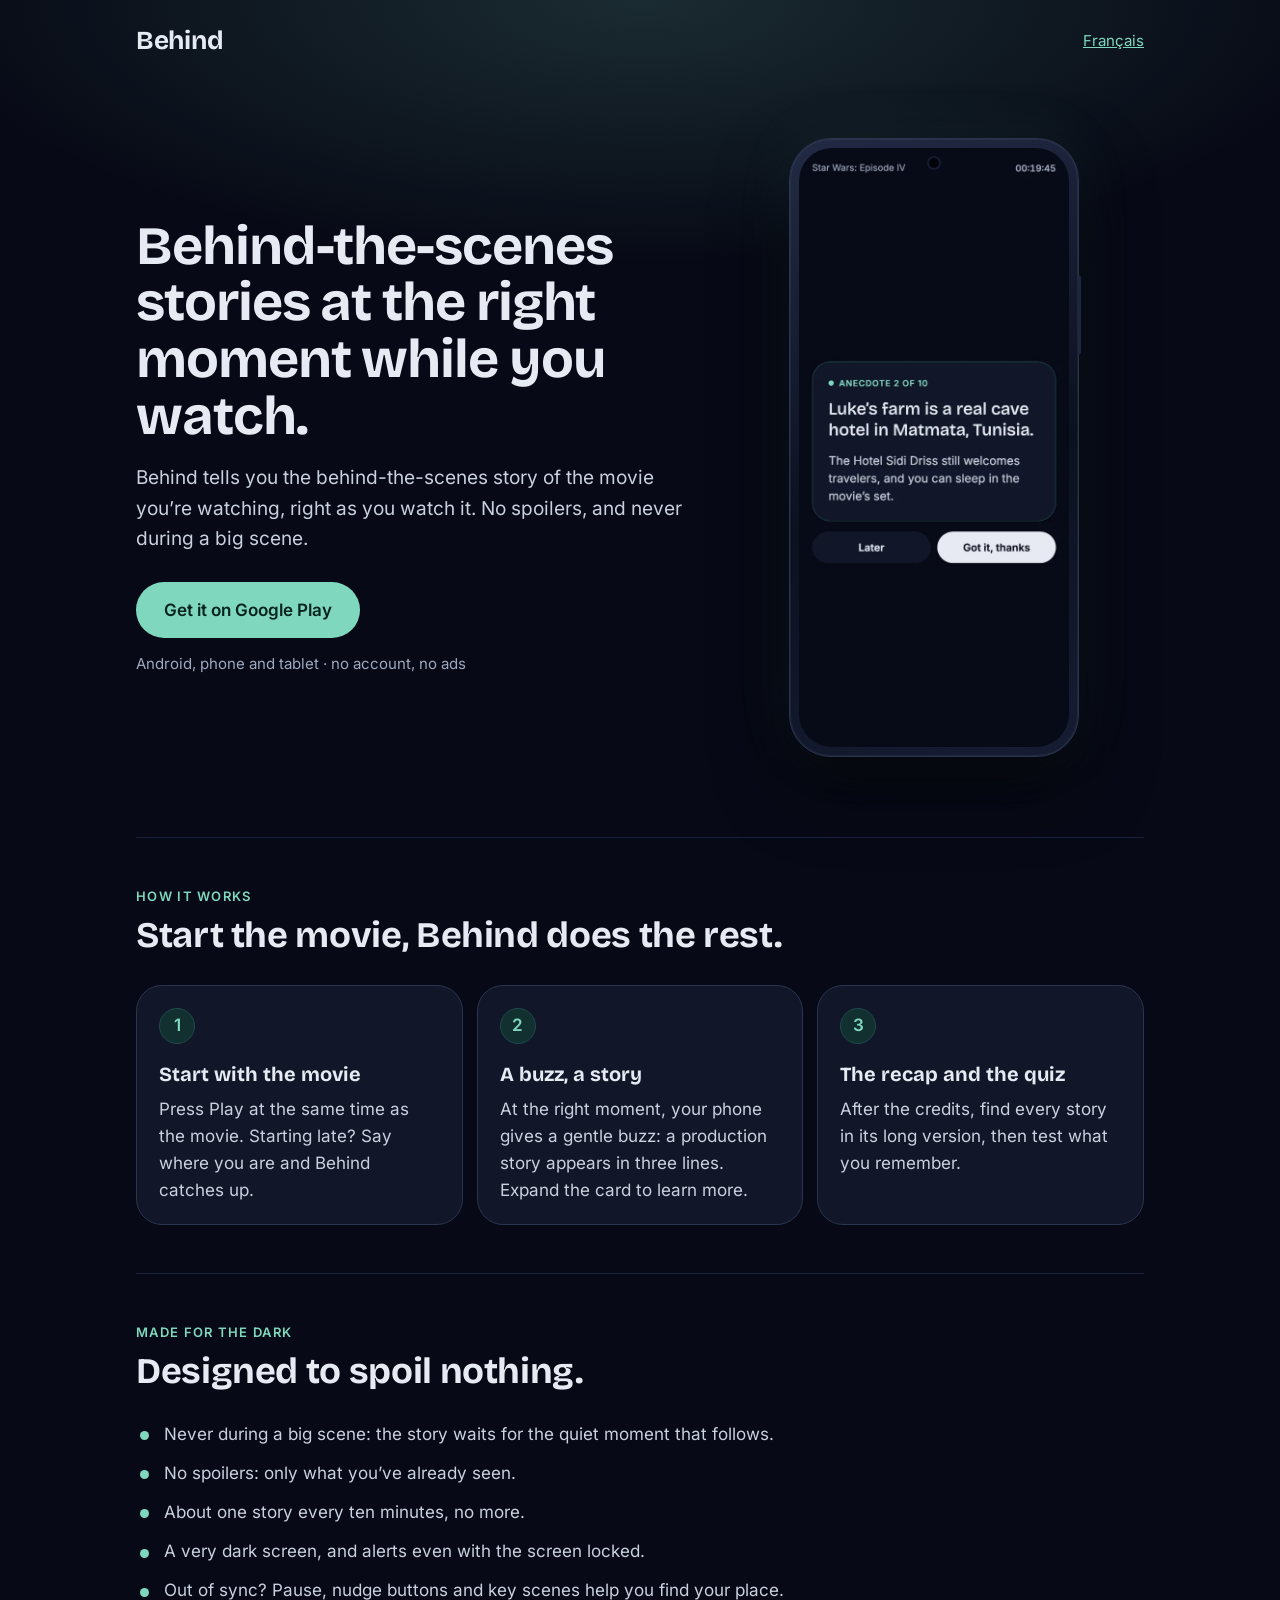
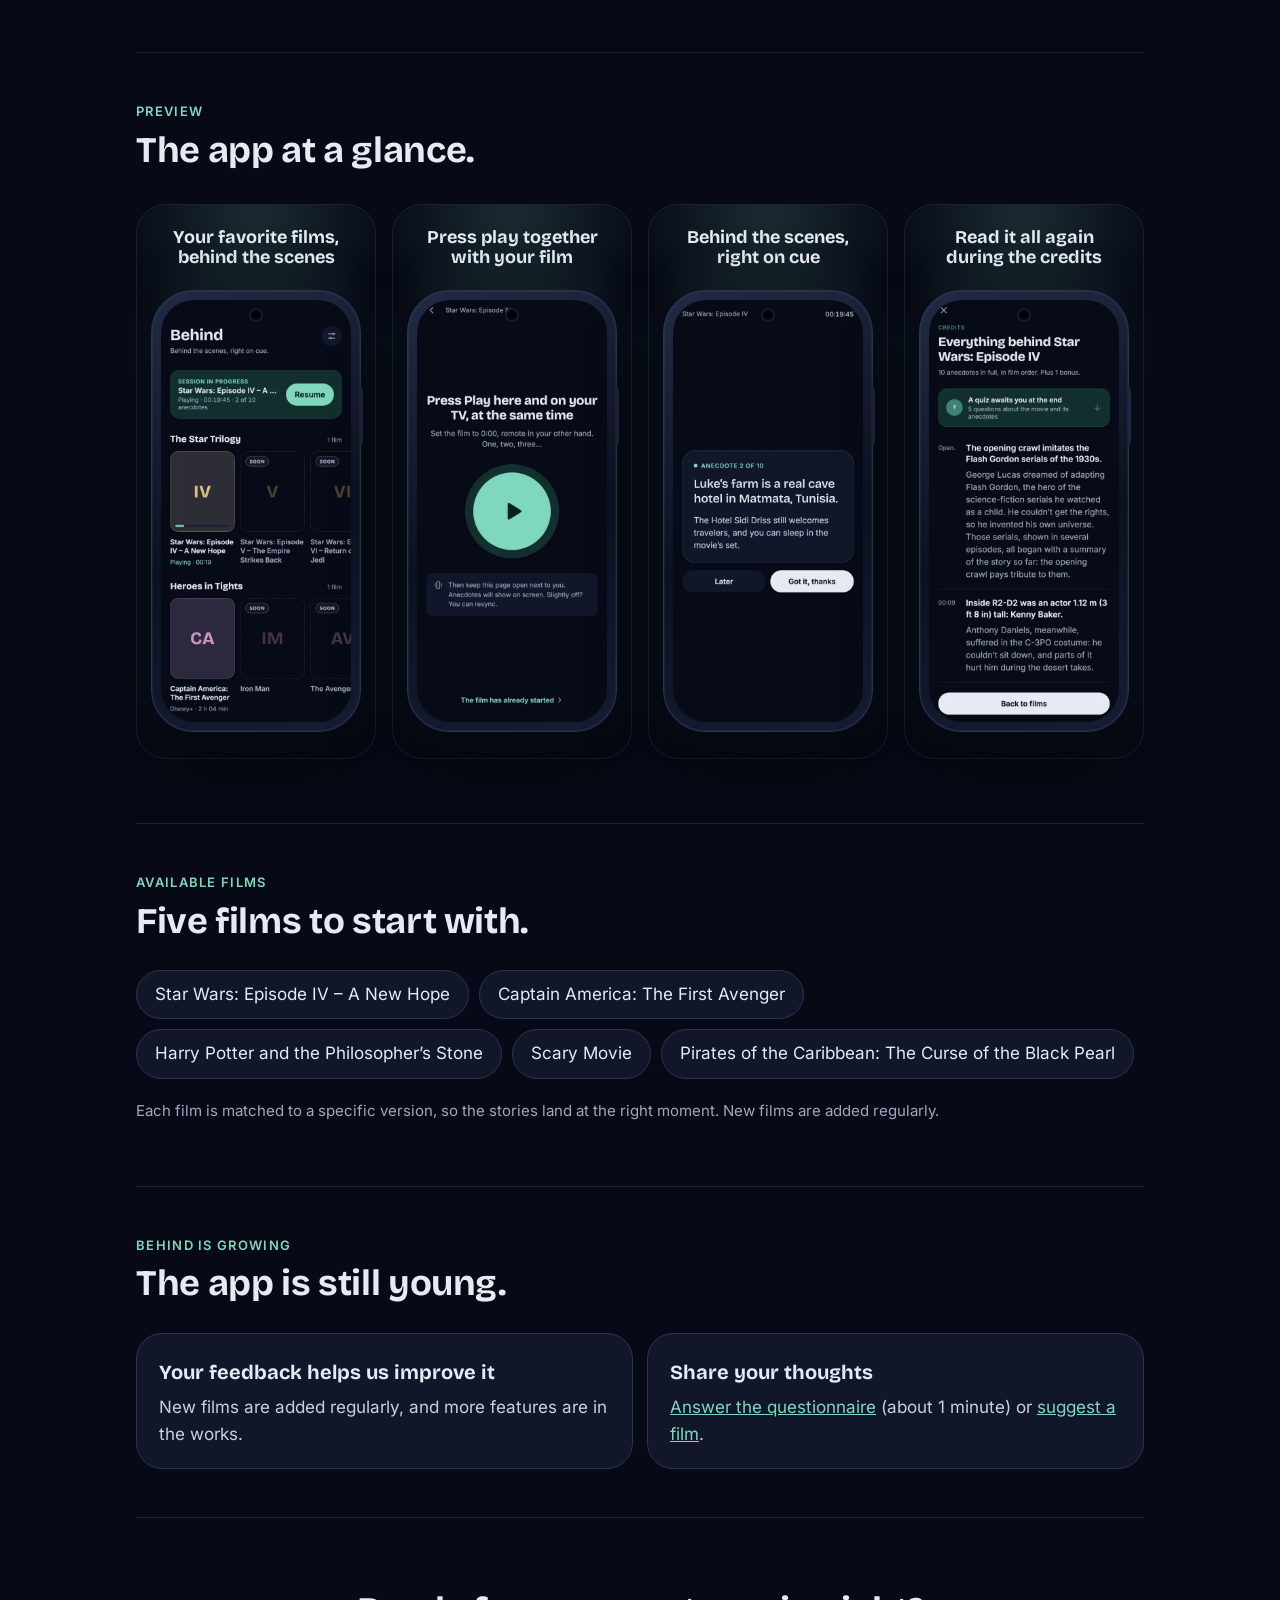
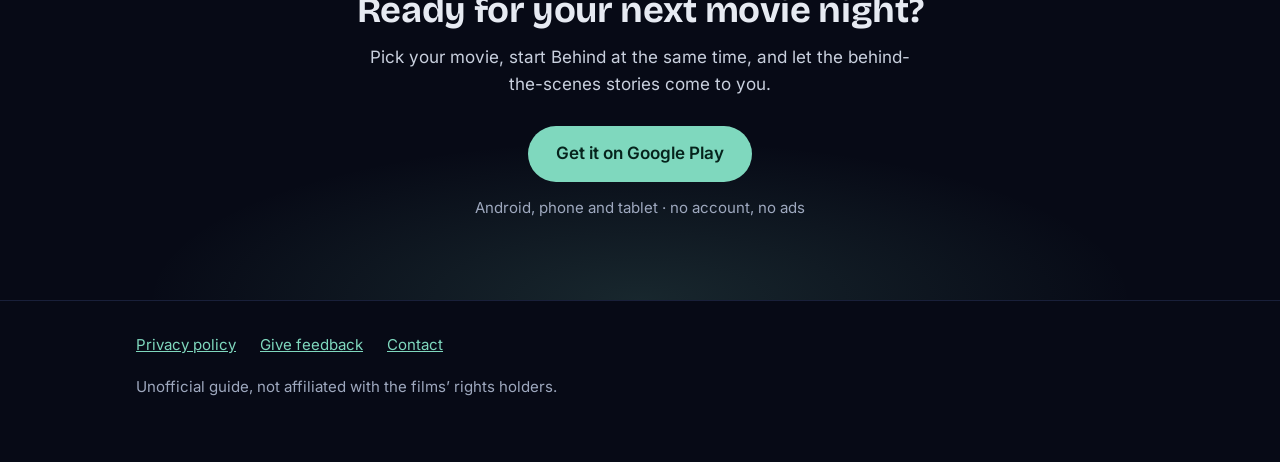
<file: app/en/index.html>
<!doctype html>
<html lang="en">
<head>
<meta charset="utf-8">
<meta name="viewport" content="width=device-width, initial-scale=1">
<title>Behind · Behind-the-scenes stories at the right moment</title>
<meta name="description" content="Behind tells you the behind-the-scenes story of the movie you’re watching, right as you watch it. On Android, phone and tablet.">
<link rel="alternate" hreflang="fr" href="https://frenchsimon.github.io/behind-legal/app/">
<link rel="alternate" hreflang="en" href="https://frenchsimon.github.io/behind-legal/app/en/">
<link rel="alternate" hreflang="x-default" href="https://frenchsimon.github.io/behind-legal/app/">
<link rel="icon" type="image/png" href="../icone.png">
<link rel="stylesheet" href="../style.css">
</head>
<body>
<div class="halo">
<header>
<div class="page">
<a class="marque" href="./">Behind</a>
<a class="langue" href="../" hreflang="fr">Français</a>
</div>
</header>

<div class="page accroche">
<div>
<h1>Behind-the-scenes stories at the right moment while you watch.</h1>
<p>Behind tells you the behind-the-scenes story of the movie you’re watching, right as you watch it. No spoilers, and never during a big scene.</p>
<a class="bouton" href="https://play.google.com/store/apps/details?id=io.github.frenchsimon.behind" target="_blank" rel="noopener">Get it on Google Play</a>
<span class="precision">Android, phone and tablet · no account, no ads</span>
</div>
<div class="mockup grand"><img src="../ecrans/en/seance-carte.webp" fetchpriority="high" width="560" height="1243" alt="Behind screening screen: the movie timer and a story card"></div>
</div>
</div>

<main class="page">

<section aria-labelledby="titre-fonctionnement">
<p class="etiquette">How it works</p>
<h2 id="titre-fonctionnement">Start the movie, Behind does the rest.</h2>
<div class="cartes trois">
<div class="carte">
<span class="numero">1</span>
<h3>Start with the movie</h3>
<p>Press Play at the same time as the movie. Starting late? Say where you are and Behind catches up.</p>
</div>
<div class="carte">
<span class="numero">2</span>
<h3>A buzz, a story</h3>
<p>At the right moment, your phone gives a gentle buzz: a production story appears in three lines. Expand the card to learn more.</p>
</div>
<div class="carte">
<span class="numero">3</span>
<h3>The recap and the quiz</h3>
<p>After the credits, find every story in its long version, then test what you remember.</p>
</div>
</div>
</section>

<section aria-labelledby="titre-respect">
<p class="etiquette">Made for the dark</p>
<h2 id="titre-respect">Designed to spoil nothing.</h2>
<ul class="liste">
<li>Never during a big scene: the story waits for the quiet moment that follows.</li>
<li>No spoilers: only what you’ve already seen.</li>
<li>About one story every ten minutes, no more.</li>
<li>A very dark screen, and alerts even with the screen locked.</li>
<li>Out of sync? Pause, nudge buttons and key scenes help you find your place.</li>
</ul>
</section>

<section aria-labelledby="titre-captures">
<p class="etiquette">Preview</p>
<h2 id="titre-captures">The app at a glance.</h2>
<div class="captures">
<figure class="ecran"><figcaption>Your favorite films, behind the scenes</figcaption><div class="mockup"><img src="../ecrans/en/catalogue.webp" width="560" height="1243" loading="lazy" alt="Behind film catalogue"></div></figure>
<figure class="ecran"><figcaption>Press play together with your film</figcaption><div class="mockup"><img src="../ecrans/en/lancement.webp" width="560" height="1243" loading="lazy" alt="Start screen synced with the movie"></div></figure>
<figure class="ecran"><figcaption>Behind the scenes, right on cue</figcaption><div class="mockup"><img src="../ecrans/en/seance-carte.webp" width="560" height="1243" loading="lazy" alt="Story card during the movie"></div></figure>
<figure class="ecran"><figcaption>Read it all again during the credits</figcaption><div class="mockup"><img src="../ecrans/en/generique.webp" width="560" height="1243" loading="lazy" alt="End-of-movie recap"></div></figure>
</div>
</section>

<section aria-labelledby="titre-films">
<p class="etiquette">Available films</p>
<h2 id="titre-films">Five films to start with.</h2>
<ul class="films">
<li>Star Wars: Episode IV – A New Hope</li>
<li>Captain America: The First Avenger</li>
<li>Harry Potter and the Philosopher’s Stone</li>
<li>Scary Movie</li>
<li>Pirates of the Caribbean: The Curse of the Black Pearl</li>
</ul>
<p class="note">Each film is matched to a specific version, so the stories land at the right moment. New films are added regularly.</p>
</section>

<section aria-labelledby="titre-grandit">
<p class="etiquette">Behind is growing</p>
<h2 id="titre-grandit">The app is still young.</h2>
<div class="cartes deux">
<div class="carte">
<h3>Your feedback helps us improve it</h3>
<p>New films are added regularly, and more features are in the works.</p>
</div>
<div class="carte">
<h3>Share your thoughts</h3>
<p><a href="../../retours/en/">Answer the questionnaire</a> (about 1 minute) or <a href="mailto:behind.app.contact@gmail.com?subject=Film%20suggestion%20for%20Behind">suggest a film</a>.</p>
</div>
</div>
</section>
<section class="final" aria-labelledby="titre-final">
<h2 id="titre-final">Ready for your next movie night?</h2>
<p>Pick your movie, start Behind at the same time, and let the behind-the-scenes stories come to you.</p>
<a class="bouton" href="https://play.google.com/store/apps/details?id=io.github.frenchsimon.behind" target="_blank" rel="noopener">Get it on Google Play</a>
<span class="precision">Android, phone and tablet · no account, no ads</span>
</section>
</main>

<footer>
<div class="page">
<ul>
<li><a href="../../en/">Privacy policy</a></li>
<li><a href="../../retours/en/">Give feedback</a></li>
<li><a href="mailto:behind.app.contact@gmail.com">Contact</a></li>
</ul>
<p>Unofficial guide, not affiliated with the films’ rights holders.</p>
</div>
</footer>
</body>
</html>
</file>
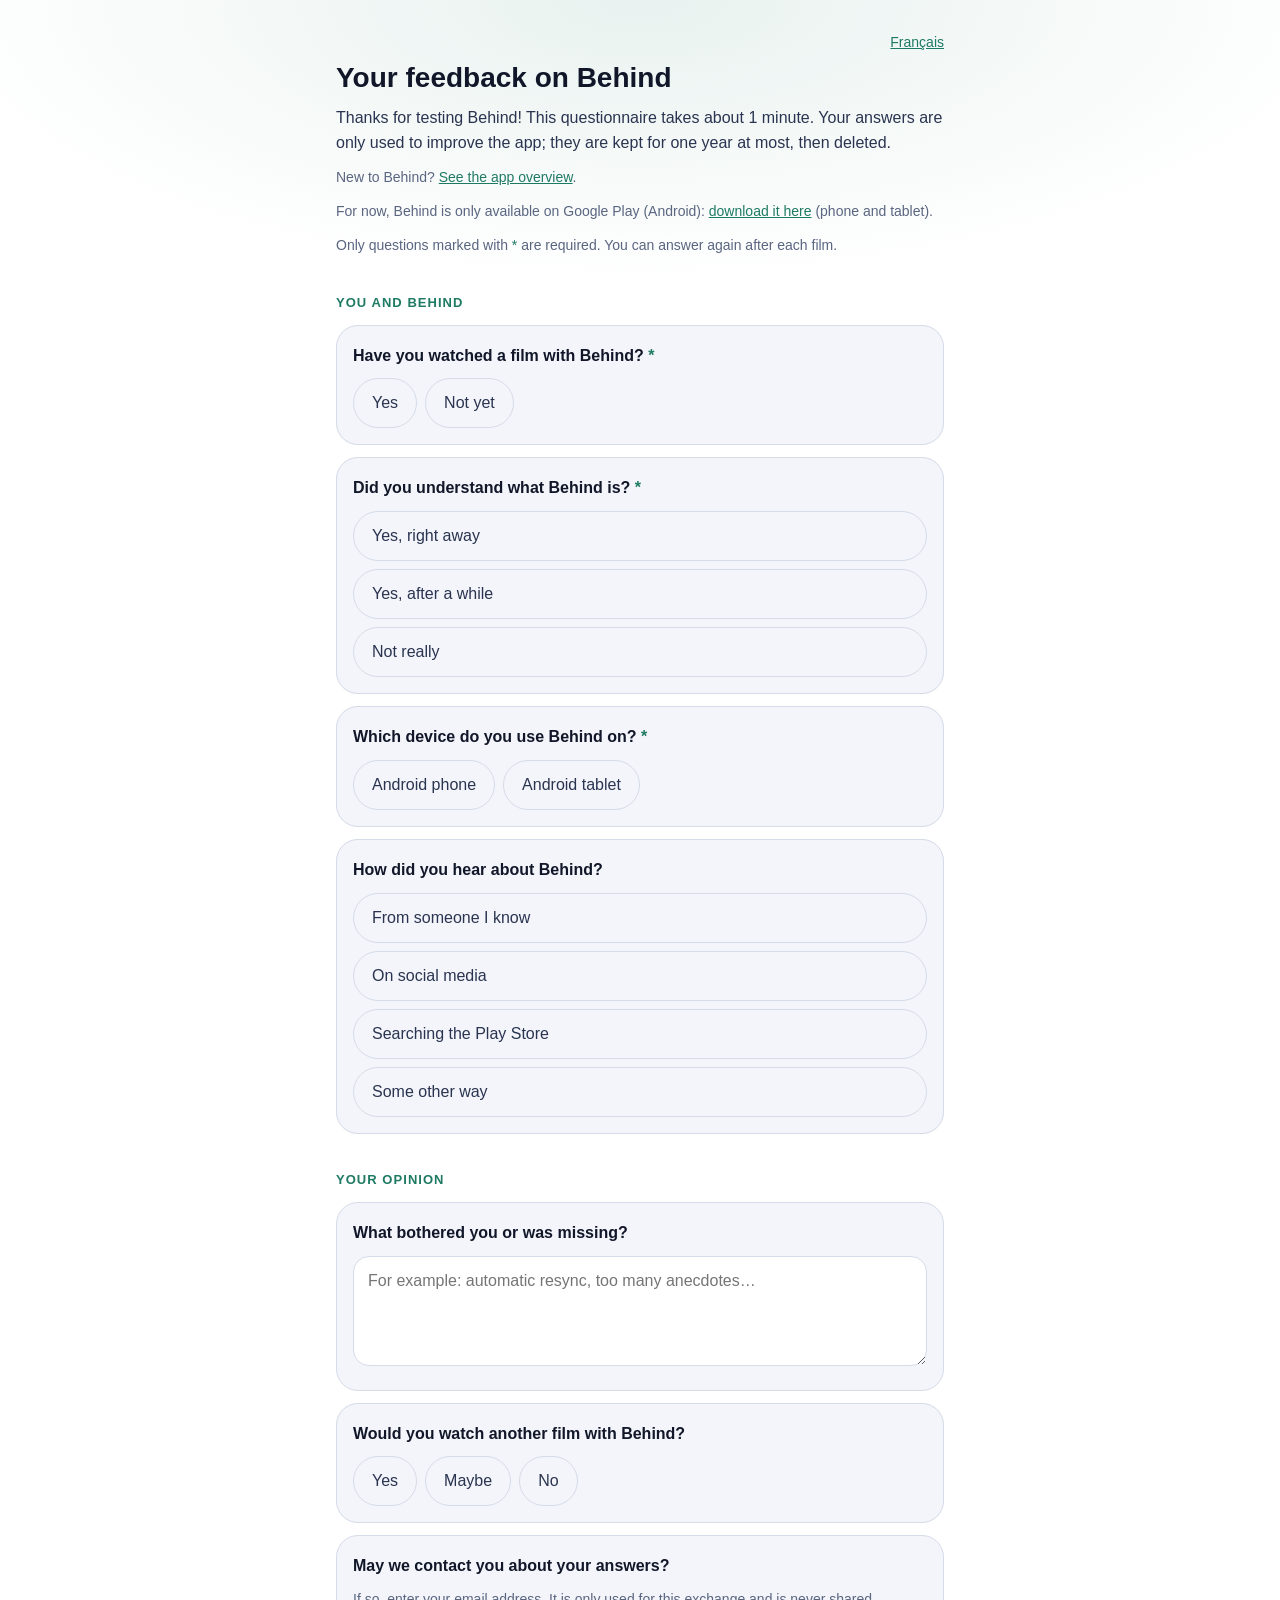
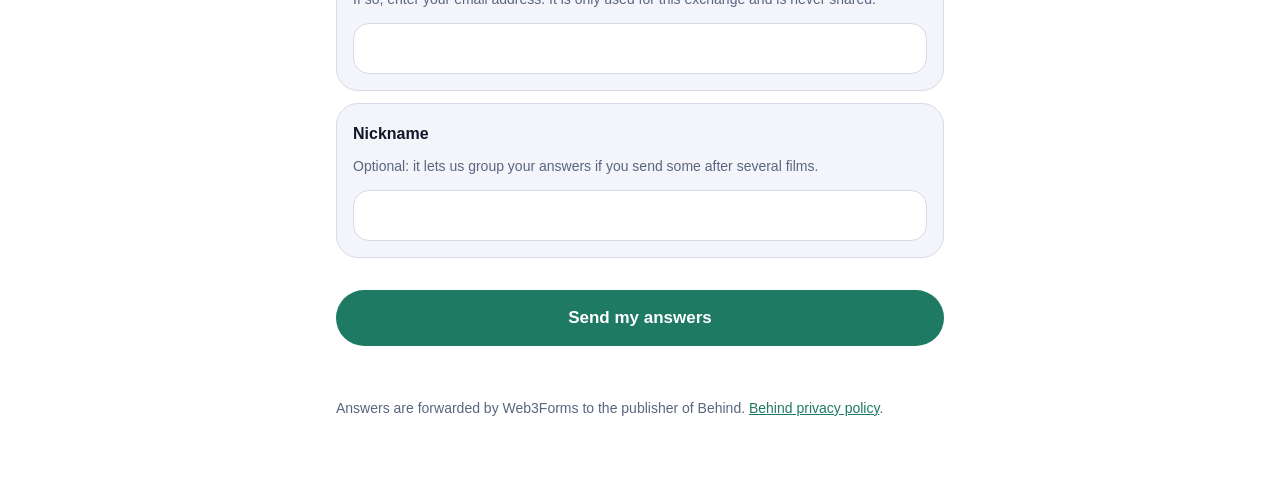
<file: retours/en/index.html>
<!doctype html>
<html lang="en">
<head>
<meta charset="utf-8">
<meta name="viewport" content="width=device-width, initial-scale=1">
<meta name="robots" content="noindex">
<title>Behind · Your feedback</title>
<meta name="description" content="A one-minute questionnaire to share your feedback on Behind, whether or not you have watched a film.">
<link rel="icon" type="image/png" href="../../app/icone.png">
<style>
/* Couleurs « Nuit bleue » (src/theme/tokens.ts), comme la page de la politique.
   Police système : aucune requête vers un tiers, sauf l'envoi des réponses. */
:root { color-scheme: dark light; --fond: #070A16; --surface: #10162A; --bord: #222B45; --texte: #E6EAF2; --doux: #C9D0DE; --discret: #9EA8BE; --accent: #7FD8BE; --sur-accent: #070A16; --erreur: #FF9B9B; --halo: rgba(127, 216, 190, .16); }
@media (prefers-color-scheme: light) { :root { --fond: #FFFFFF; --surface: #F3F5FA; --bord: #D5DBE8; --texte: #111729; --doux: #2A3450; --discret: #5A6580; --accent: #1F7A63; --sur-accent: #FFFFFF; --erreur: #B42318; --halo: rgba(31, 122, 99, .10); } }
* { box-sizing: border-box; }
/* Halo menthe en haut, comme sur la page de présentation et les captures des stores. */
body { margin: 0; background: radial-gradient(ellipse 80% 45% at 50% 0%, var(--halo), transparent 70%) top / 100% 900px no-repeat, var(--fond); color: var(--doux); font: 16px/1.55 -apple-system, BlinkMacSystemFont, "Segoe UI", Roboto, sans-serif; }
main { max-width: 640px; margin: 0 auto; padding: 32px 16px 56px; }
nav { text-align: right; font-size: 14px; }
h1 { color: var(--texte); font-size: 28px; line-height: 1.15; margin: 8px 0 12px; }
h2 { color: var(--accent); font-size: 13px; letter-spacing: .08em; text-transform: uppercase; margin: 36px 0 4px; }
p { margin: 0 0 12px; }
a { color: var(--accent); }
.note { color: var(--discret); font-size: 14px; }
fieldset, .champ { border: 1px solid var(--bord); background: var(--surface); border-radius: 22px; padding: 18px 16px 16px; margin: 12px 0 0; min-width: 0; }
legend, label.titre { color: var(--texte); font-weight: 600; padding: 0; display: block; margin-bottom: 10px; }
legend { float: left; width: 100%; }
legend + * { clear: both; }
.obligatoire { color: var(--accent); }
.choix { display: flex; flex-wrap: wrap; gap: 8px; }
.choix label { position: relative; }
.choix input { position: absolute; opacity: 0; inset: 0; margin: 0; cursor: pointer; }
.choix span { display: inline-block; min-height: 48px; padding: 12px 18px; border: 1px solid var(--bord); border-radius: 999px; color: var(--doux); line-height: 1.5; }
.choix input:checked + span { background: var(--accent); border-color: var(--accent); color: var(--sur-accent); font-weight: 600; }
.choix input:focus-visible + span, input[type=text]:focus-visible, input[type=email]:focus-visible, textarea:focus-visible, button:focus-visible { outline: 3px solid var(--accent); outline-offset: 2px; }
.colonne { flex-direction: column; }
.colonne span { width: 100%; }
.echelle span { min-width: 52px; text-align: center; padding: 12px 0; }
.bornes { display: flex; justify-content: space-between; color: var(--discret); font-size: 13px; margin-top: 6px; max-width: 300px; }
input[type=text], input[type=email], textarea { width: 100%; font: inherit; color: var(--texte); background: var(--fond); border: 1px solid var(--bord); border-radius: 16px; padding: 12px 14px; }
textarea { min-height: 110px; resize: vertical; }
.piege { position: absolute; left: -9999px; }
button { width: 100%; min-height: 56px; margin-top: 32px; font: inherit; font-weight: 700; font-size: 17px; color: var(--sur-accent); background: var(--accent); border: 0; border-radius: 999px; cursor: pointer; }
button:disabled { opacity: .5; cursor: default; }
#etat { margin-top: 16px; min-height: 1.5em; }
#etat.erreur { color: var(--erreur); }
#merci h1 { margin-top: 48px; }
</style>
</head>
<body>
<main>
<nav><a href="../" hreflang="fr">Français</a></nav>
<section id="formulaire-bloc">
<h1>Your feedback on Behind</h1>
<p>Thanks for testing Behind! This questionnaire takes about 1 minute. Your answers are only used to improve the app; they are kept for one year at most, then deleted.</p>
<p class="note">New to Behind? <a href="../../app/en/" target="_blank" rel="noopener">See the app overview</a>.</p>
<p class="note">For now, Behind is only available on Google Play (Android): <a href="https://play.google.com/store/apps/details?id=io.github.frenchsimon.behind" target="_blank" rel="noopener">download it here</a> (phone and tablet).</p>
<p class="note">Only questions marked with <span class="obligatoire">*</span> are required. You can answer again after each film.</p>

<!-- Clé d'accès Web3Forms (publique par conception : elle ne permet que d'envoyer vers l'adresse de Behind). -->
<form id="formulaire" action="https://api.web3forms.com/submit" method="POST">
<input type="hidden" name="access_key" value="5dcaea1f-92cb-4874-be92-506f50f8ab8e">
<input type="hidden" name="subject" value="Behind · retour d’un testeur">
<input type="hidden" name="from_name" value="Formulaire Behind">
<input type="hidden" name="langue" value="en">
<label class="piege" aria-hidden="true">Leave empty <input type="checkbox" name="botcheck" tabindex="-1"></label>

<h2>You and Behind</h2>

<fieldset>
<legend>Have you watched a film with Behind?&nbsp;<span class="obligatoire">*</span></legend>
<div class="choix">
<label><input type="radio" name="film_regarde" value="Oui" required><span>Yes</span></label>
<label><input type="radio" name="film_regarde" value="Pas encore"><span>Not yet</span></label>
</div>
</fieldset>

<fieldset>
<legend>Did you understand what Behind is?&nbsp;<span class="obligatoire">*</span></legend>
<div class="choix colonne">
<label><input type="radio" name="compris" value="Oui, tout de suite" required><span>Yes, right away</span></label>
<label><input type="radio" name="compris" value="Oui, après un moment"><span>Yes, after a while</span></label>
<label><input type="radio" name="compris" value="Pas vraiment"><span>Not really</span></label>
</div>
</fieldset>

<fieldset>
<legend>Which device do you use Behind on?&nbsp;<span class="obligatoire">*</span></legend>
<div class="choix">
<label><input type="radio" name="appareil" value="Téléphone Android" required><span>Android phone</span></label>
<label><input type="radio" name="appareil" value="Tablette Android"><span>Android tablet</span></label>
</div>
</fieldset>

<fieldset>
<legend>How did you hear about Behind?</legend>
<div class="choix colonne">
<label><input type="radio" name="connu_par" value="Un proche"><span>From someone I know</span></label>
<label><input type="radio" name="connu_par" value="Réseaux sociaux"><span>On social media</span></label>
<label><input type="radio" name="connu_par" value="Play Store"><span>Searching the Play Store</span></label>
<label><input type="radio" name="connu_par" value="Autre"><span>Some other way</span></label>
</div>
</fieldset>

<div id="si-film">
<h2>The screening</h2>

<fieldset>
<legend>Which film did you watch?&nbsp;<span class="obligatoire">*</span></legend>
<div class="choix colonne">
<label><input type="radio" name="film" value="Star Wars IV" required><span>Star Wars: Episode IV – A New Hope</span></label>
<label><input type="radio" name="film" value="Captain America"><span>Captain America: The First Avenger</span></label>
<label><input type="radio" name="film" value="Harry Potter 1"><span>Harry Potter and the Philosopher’s Stone</span></label>
<label><input type="radio" name="film" value="Scary Movie"><span>Scary Movie</span></label>
<label><input type="radio" name="film" value="Pirates des Caraïbes 1"><span>Pirates of the Caribbean: The Curse of the Black Pearl</span></label>
</div>
</fieldset>

<fieldset>
<legend>Who did you watch the film with?</legend>
<div class="choix colonne">
<label><input type="radio" name="avec_qui" value="Seul"><span>On my own</span></label>
<label><input type="radio" name="avec_qui" value="À deux"><span>With one other person</span></label>
<label><input type="radio" name="avec_qui" value="En famille avec des enfants"><span>With family, including children</span></label>
<label><input type="radio" name="avec_qui" value="Entre amis"><span>With friends</span></label>
</div>
</fieldset>

<fieldset>
<legend>Had you seen this film before?</legend>
<div class="choix colonne">
<label><input type="radio" name="deja_vu" value="Première fois"><span>No, it was my first time</span></label>
<label><input type="radio" name="deja_vu" value="Déjà vu"><span>Yes, I had seen it before</span></label>
<label><input type="radio" name="deja_vu" value="Par cœur"><span>Yes, I know it by heart</span></label>
</div>
</fieldset>

<fieldset>
<legend>Did you watch the whole film with Behind?&nbsp;<span class="obligatoire">*</span></legend>
<div class="choix colonne">
<label><input type="radio" name="jusqu_au_bout" value="Oui, jusqu'au bout" required><span>Yes, all the way through</span></label>
<label><input type="radio" name="jusqu_au_bout" value="Arrêté en cours de route"><span>No, I stopped partway</span></label>
<label><input type="radio" name="jusqu_au_bout" value="Behind arrêté, film fini"><span>No, I stopped Behind but finished the film</span></label>
</div>
</fieldset>

<h2>The alerts</h2>

<fieldset>
<legend>Did the anecdotes arrive at the right moment?&nbsp;<span class="obligatoire">*</span></legend>
<div class="choix colonne">
<label><input type="radio" name="bon_moment" value="Toujours" required><span>Yes, always</span></label>
<label><input type="radio" name="bon_moment" value="La plupart du temps"><span>Most of the time</span></label>
<label><input type="radio" name="bon_moment" value="Souvent en décalage"><span>Often out of sync with the film</span></label>
<label><input type="radio" name="bon_moment" value="Aucune alerte reçue"><span>I didn’t get any alerts</span></label>
</div>
</fieldset>

<fieldset>
<legend>Did an alert disturb you during an important scene?</legend>
<div class="choix">
<label><input type="radio" name="scene_importante" value="Non"><span>No</span></label>
<label><input type="radio" name="scene_importante" value="Une fois"><span>Yes, once</span></label>
<label><input type="radio" name="scene_importante" value="Plusieurs fois"><span>Yes, several times</span></label>
</div>
</fieldset>

<fieldset>
<legend>Did you have to resync the timer during the film?</legend>
<div class="choix colonne">
<label><input type="checkbox" name="recalage" value="Pas nécessaire"><span>No, it wasn’t needed</span></label>
<label><input type="checkbox" name="recalage" value="Boutons de recalage"><span>Yes, with the resync buttons</span></label>
<label><input type="checkbox" name="recalage" value="Scène repère"><span>Yes, with a key scene</span></label>
<label><input type="checkbox" name="recalage" value="Pas trouvé comment"><span>I wanted to, but couldn’t find how</span></label>
</div>
</fieldset>

<h2>The anecdotes</h2>

<fieldset>
<legend>Overall, did you enjoy the anecdotes?&nbsp;<span class="obligatoire">*</span></legend>
<div class="choix echelle">
<label><input type="radio" name="note_anecdotes" value="1" required aria-label="1 out of 5, not at all"><span>1</span></label>
<label><input type="radio" name="note_anecdotes" value="2" aria-label="2 out of 5"><span>2</span></label>
<label><input type="radio" name="note_anecdotes" value="3" aria-label="3 out of 5"><span>3</span></label>
<label><input type="radio" name="note_anecdotes" value="4" aria-label="4 out of 5"><span>4</span></label>
<label><input type="radio" name="note_anecdotes" value="5" aria-label="5 out of 5, a lot"><span>5</span></label>
</div>
<div class="bornes" aria-hidden="true"><span>Not at all</span><span>A lot</span></div>
</fieldset>

</div>

<h2>Your opinion</h2>

<div class="champ">
<label class="titre" for="gene">What bothered you or was missing?</label>
<textarea id="gene" name="gene" maxlength="2000" placeholder="For example: automatic resync, too many anecdotes…"></textarea>
</div>

<fieldset>
<legend id="autre-film" data-sans-film="Would you watch a film with Behind?">Would you watch another film with Behind?</legend>
<div class="choix">
<label><input type="radio" name="autre_film" value="Oui"><span>Yes</span></label>
<label><input type="radio" name="autre_film" value="Peut-être"><span>Maybe</span></label>
<label><input type="radio" name="autre_film" value="Non"><span>No</span></label>
</div>
</fieldset>

<div class="champ">
<label class="titre" for="email">May we contact you about your answers?</label>
<p class="note">If so, enter your email address. It is only used for this exchange and is never shared.</p>
<input type="email" id="email" name="email" maxlength="120" autocomplete="email">
</div>

<div class="champ">
<label class="titre" for="pseudo">Nickname</label>
<p class="note">Optional: it lets us group your answers if you send some after several films.</p>
<input type="text" id="pseudo" name="pseudo" maxlength="40">
</div>

<button type="submit" id="envoyer">Send my answers</button>
<p id="etat" role="status" aria-live="polite"></p>
<p class="note">Answers are forwarded by Web3Forms to the publisher of Behind. <a href="../../en/">Behind privacy policy</a>.</p>
</form>
</section>

<section id="merci" hidden>
<h1>Thank you so much!</h1>
<p>Your feedback really helps Behind grow. You can fill in this form after each film.</p>
</section>
</main>

<script>
(function () {
  var formulaire = document.getElementById('formulaire');
  var bouton = document.getElementById('envoyer');
  var etat = document.getElementById('etat');
  var CONTACT = 'behind.app.contact@gmail.com';

  function erreur(texte) {
    etat.className = 'erreur';
    etat.textContent = texte;
    bouton.disabled = false;
  }

  if (!/^[0-9a-f-]{36}$/i.test(formulaire.elements.access_key.value)) {
    bouton.disabled = true;
    etat.textContent = 'Form not open yet: come back soon.';
    return;
  }

  // Les questions sur la séance ne s'affichent qu'à qui a regardé un film ;
  // masquées, elles sont désactivées : ni obligatoires, ni envoyées.
  var siFilm = document.getElementById('si-film');
  var autreFilm = document.getElementById('autre-film');
  var texteAutreFilm = autreFilm.textContent;
  function majFilm() {
    var choix = formulaire.querySelector('input[name="film_regarde"]:checked');
    var film = !!choix && choix.value === 'Oui';
    siFilm.hidden = !film;
    siFilm.querySelectorAll('input, textarea').forEach(function (champ) { champ.disabled = !film; });
    autreFilm.textContent = choix && !film ? autreFilm.getAttribute('data-sans-film') : texteAutreFilm;
  }
  formulaire.querySelectorAll('input[name="film_regarde"]').forEach(function (champ) {
    champ.addEventListener('change', majFilm);
  });
  majFilm();

  formulaire.addEventListener('submit', function (evenement) {
    evenement.preventDefault();
    if (formulaire.elements.botcheck.checked) return;
    bouton.disabled = true;
    etat.className = '';
    etat.textContent = 'Sending…';

    // Les cases à cocher de même nom sont réunies en une seule réponse.
    var reponses = {};
    new FormData(formulaire).forEach(function (valeur, nom) {
      if (!String(valeur).trim()) return;
      reponses[nom] = reponses[nom] ? reponses[nom] + ', ' + valeur : String(valeur);
    });

    fetch(formulaire.action, {
      method: 'POST',
      headers: { 'Content-Type': 'application/json', Accept: 'application/json' },
      body: JSON.stringify(reponses),
    }).then(function (reponse) {
      return reponse.json().then(function (corps) {
        if (!reponse.ok || !corps.success) throw new Error(String(reponse.status));
      });
    }).then(function () {
      document.getElementById('formulaire-bloc').hidden = true;
      document.getElementById('merci').hidden = false;
      window.scrollTo(0, 0);
    }).catch(function () {
      erreur('Sending failed. Try again in a moment, or write to us at ' + CONTACT + '.');
    });
  });
})();
</script>
</body>
</html>
</file>
<file: app/style.css>
/* Page de présentation de Behind : charte « Nuit bleue » (src/theme/tokens.ts).
   Polices hébergées avec la page (licence OFL, dossier polices/) : aucune requête vers un tiers. */
@font-face { font-family: "Bricolage Grotesque"; src: url("polices/BricolageGrotesque_700Bold.ttf") format("truetype"); font-weight: 700; font-display: swap; }
@font-face { font-family: "Inter"; src: url("polices/Inter_400Regular.ttf") format("truetype"); font-weight: 400; font-display: swap; }
@font-face { font-family: "Inter"; src: url("polices/Inter_600SemiBold.ttf") format("truetype"); font-weight: 600; font-display: swap; }

:root {
  color-scheme: dark;
  --fond: #070A16; --surface: #111729; --surface-haute: #19203A; --bordure: #2A3450;
  --texte: #E6EAF2; --doux: #C9D0DE; --secondaire: #9EA8BE;
  --accent: #7FD8BE; --fond-accent: #12302F; --bordure-accent: #1F4A4A; --sur-accent: #06231C;
}
* { box-sizing: border-box; }
html { -webkit-text-size-adjust: 100%; }
body { margin: 0; background: var(--fond); color: var(--doux); font: 17px/1.6 Inter, -apple-system, BlinkMacSystemFont, "Segoe UI", Roboto, sans-serif; }
a { color: var(--accent); }
a:focus-visible { outline: 3px solid var(--accent); outline-offset: 3px; border-radius: 8px; }
h1, h2, h3, .marque { font-family: "Bricolage Grotesque", Inter, sans-serif; font-weight: 700; color: var(--texte); }
.page { max-width: 1040px; margin: 0 auto; padding: 0 16px; }

/* En-tête */
header .page { display: flex; align-items: center; justify-content: space-between; padding-top: 20px; padding-bottom: 20px; }
.marque { font-size: 26px; letter-spacing: -0.01em; text-decoration: none; color: var(--texte); }
.langue { font-size: 15px; }

/* Accroche */
.accroche { display: grid; gap: 40px; align-items: center; padding-top: 32px; padding-bottom: 56px; }
.accroche h1 { font-size: clamp(34px, 7vw, 54px); line-height: 1.05; letter-spacing: -0.02em; margin: 0 0 18px; }
.accroche p { font-size: 19px; margin: 0 0 28px; max-width: 34em; }
.bouton { display: inline-flex; align-items: center; justify-content: center; min-height: 56px; padding: 0 28px; border-radius: 999px; background: var(--accent); color: var(--sur-accent); font-weight: 600; font-size: 17px; text-decoration: none; }
.bouton:hover { filter: brightness(1.06); }
.precision { display: block; margin-top: 14px; font-size: 15px; color: var(--secondaire); }
.accroche .mockup { justify-self: center; }

/* Halo menthe en haut, comme sur le fond des captures des stores (scripts/captures.mjs). */
.halo { background: radial-gradient(ellipse 80% 45% at 50% 0%, rgba(127, 216, 190, .16), transparent 70%); }

/* Maquette de téléphone : cadre arrondi, écran, caméra et boutons latéraux. */
.mockup { position: relative; width: min(250px, 66vw); padding: 9px; border-radius: 42px; background: linear-gradient(160deg, #222A44, #0C1120 55%, #161D33); border: 1px solid var(--bordure); box-shadow: 0 30px 70px rgba(0, 0, 0, .6), 0 0 60px rgba(127, 216, 190, .08), inset 0 0 0 1px rgba(255, 255, 255, .05); }
.mockup.grand { width: min(290px, 74vw); }
.mockup img { display: block; width: 100%; height: auto; border-radius: 33px; background: var(--fond); }
.mockup::before { content: ""; position: absolute; top: 19px; left: 50%; width: 10px; height: 10px; margin-left: -5px; border-radius: 999px; background: #02040A; box-shadow: 0 0 0 2px #151B2E; z-index: 1; }
.mockup::after { content: ""; position: absolute; right: -3px; top: 22%; width: 3px; height: 13%; border-radius: 0 3px 3px 0; background: #1E2640; }

/* Sections */
section { padding: 48px 0; border-top: 1px solid var(--surface-haute); }
.etiquette { color: var(--accent); font-size: 13px; font-weight: 600; letter-spacing: .1em; text-transform: uppercase; margin: 0 0 8px; }
section h2 { font-size: clamp(26px, 5vw, 36px); line-height: 1.15; margin: 0 0 28px; letter-spacing: -0.01em; }
.cartes { display: grid; gap: 14px; }
.carte { background: var(--surface); border: 1px solid var(--bordure); border-radius: 26px; padding: 22px 22px 20px; }
.carte h3 { font-size: 20px; margin: 0 0 6px; }
.carte p { margin: 0; }
.numero { display: inline-flex; width: 36px; height: 36px; align-items: center; justify-content: center; border-radius: 999px; background: var(--fond-accent); border: 1px solid var(--bordure-accent); color: var(--accent); font-weight: 600; margin-bottom: 14px; }
.liste { list-style: none; padding: 0; margin: 0; display: grid; gap: 12px; }
.liste li { position: relative; padding-left: 28px; }
.liste li::before { content: ""; position: absolute; left: 4px; top: .62em; width: 9px; height: 9px; border-radius: 999px; background: var(--accent); }

/* Captures : défilement horizontal dans leur bande, jamais de la page */
.captures { display: flex; gap: 16px; overflow-x: auto; scroll-snap-type: x mandatory; padding: 4px 0 16px; }
.captures .ecran { margin: 0; flex: 0 0 auto; width: min(290px, 78vw); scroll-snap-align: start; display: flex; flex-direction: column; align-items: center; padding: 26px 18px 30px; border-radius: 30px; border: 1px solid var(--surface-haute); background: radial-gradient(ellipse 80% 45% at 50% 0%, rgba(127, 216, 190, .16), transparent 70%), var(--fond); }
.captures figcaption { font-family: "Bricolage Grotesque", Inter, sans-serif; font-weight: 700; color: var(--texte); font-size: 20px; line-height: 1.15; text-align: center; text-wrap: balance; min-height: 2.3em; margin: 0 0 22px; }
.captures .mockup { width: 100%; max-width: 230px; }

/* Films */
.films { list-style: none; padding: 0; margin: 0 0 20px; display: flex; flex-wrap: wrap; gap: 10px; }
.films li { background: var(--surface); border: 1px solid var(--bordure); border-radius: 999px; padding: 10px 18px; color: var(--texte); }
.note { color: var(--secondaire); font-size: 15px; }

/* Appel final */
.final { text-align: center; padding: 72px 0 80px; background: radial-gradient(ellipse 70% 60% at 50% 100%, rgba(127, 216, 190, .14), transparent 70%); }
.final h2 { margin-bottom: 12px; }
.final p { max-width: 32em; margin: 0 auto 28px; }

/* Pied de page */
footer { border-top: 1px solid var(--surface-haute); padding: 32px 0 48px; font-size: 15px; color: var(--secondaire); }
footer ul { list-style: none; padding: 0; margin: 0 0 18px; display: flex; flex-wrap: wrap; gap: 10px 24px; }

@media (min-width: 760px) {
  .accroche { grid-template-columns: 1.3fr 1fr; padding-top: 56px; padding-bottom: 80px; }
  .cartes.trois { grid-template-columns: repeat(3, 1fr); }
  .cartes.deux { grid-template-columns: repeat(2, 1fr); }
  .captures { display: grid; grid-template-columns: repeat(4, 1fr); overflow: visible; }
  .captures .ecran { width: auto; padding: 22px 14px 26px; }
  .captures figcaption { font-size: 18px; }
}
</file>
